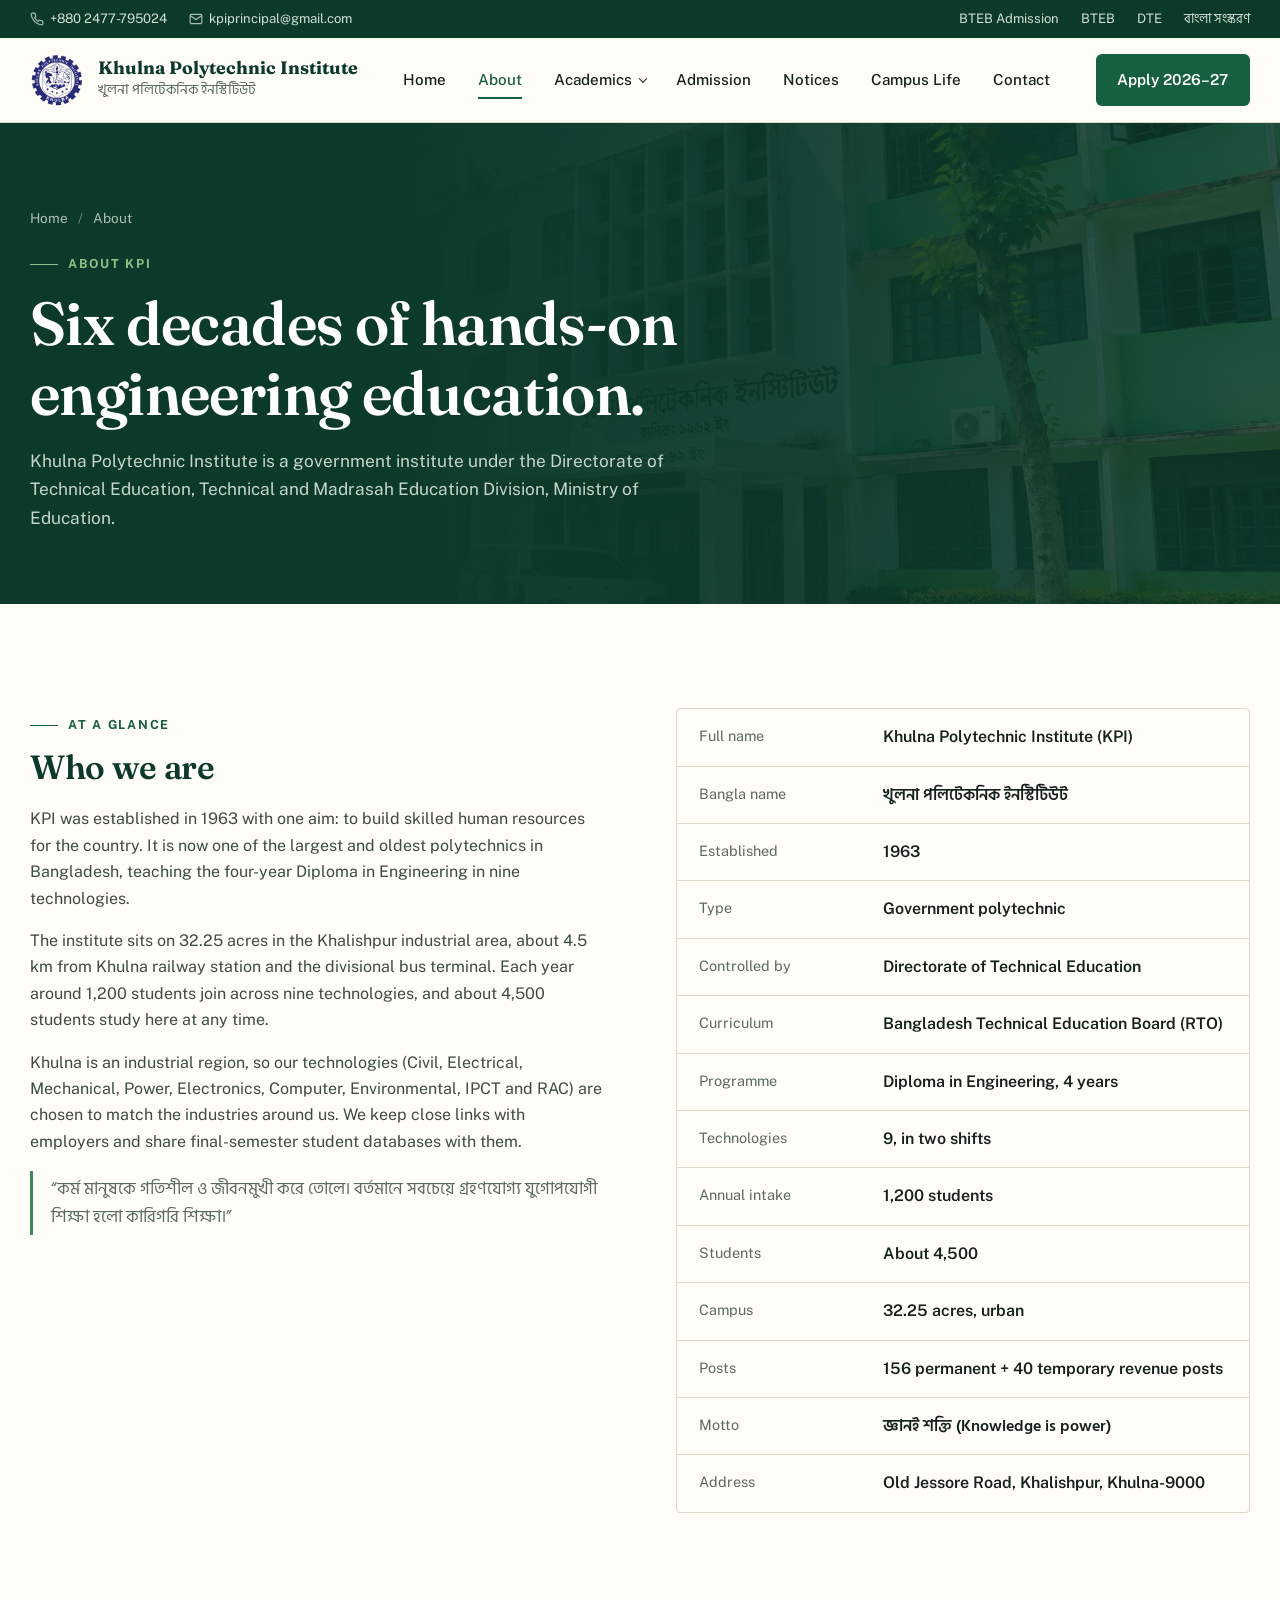
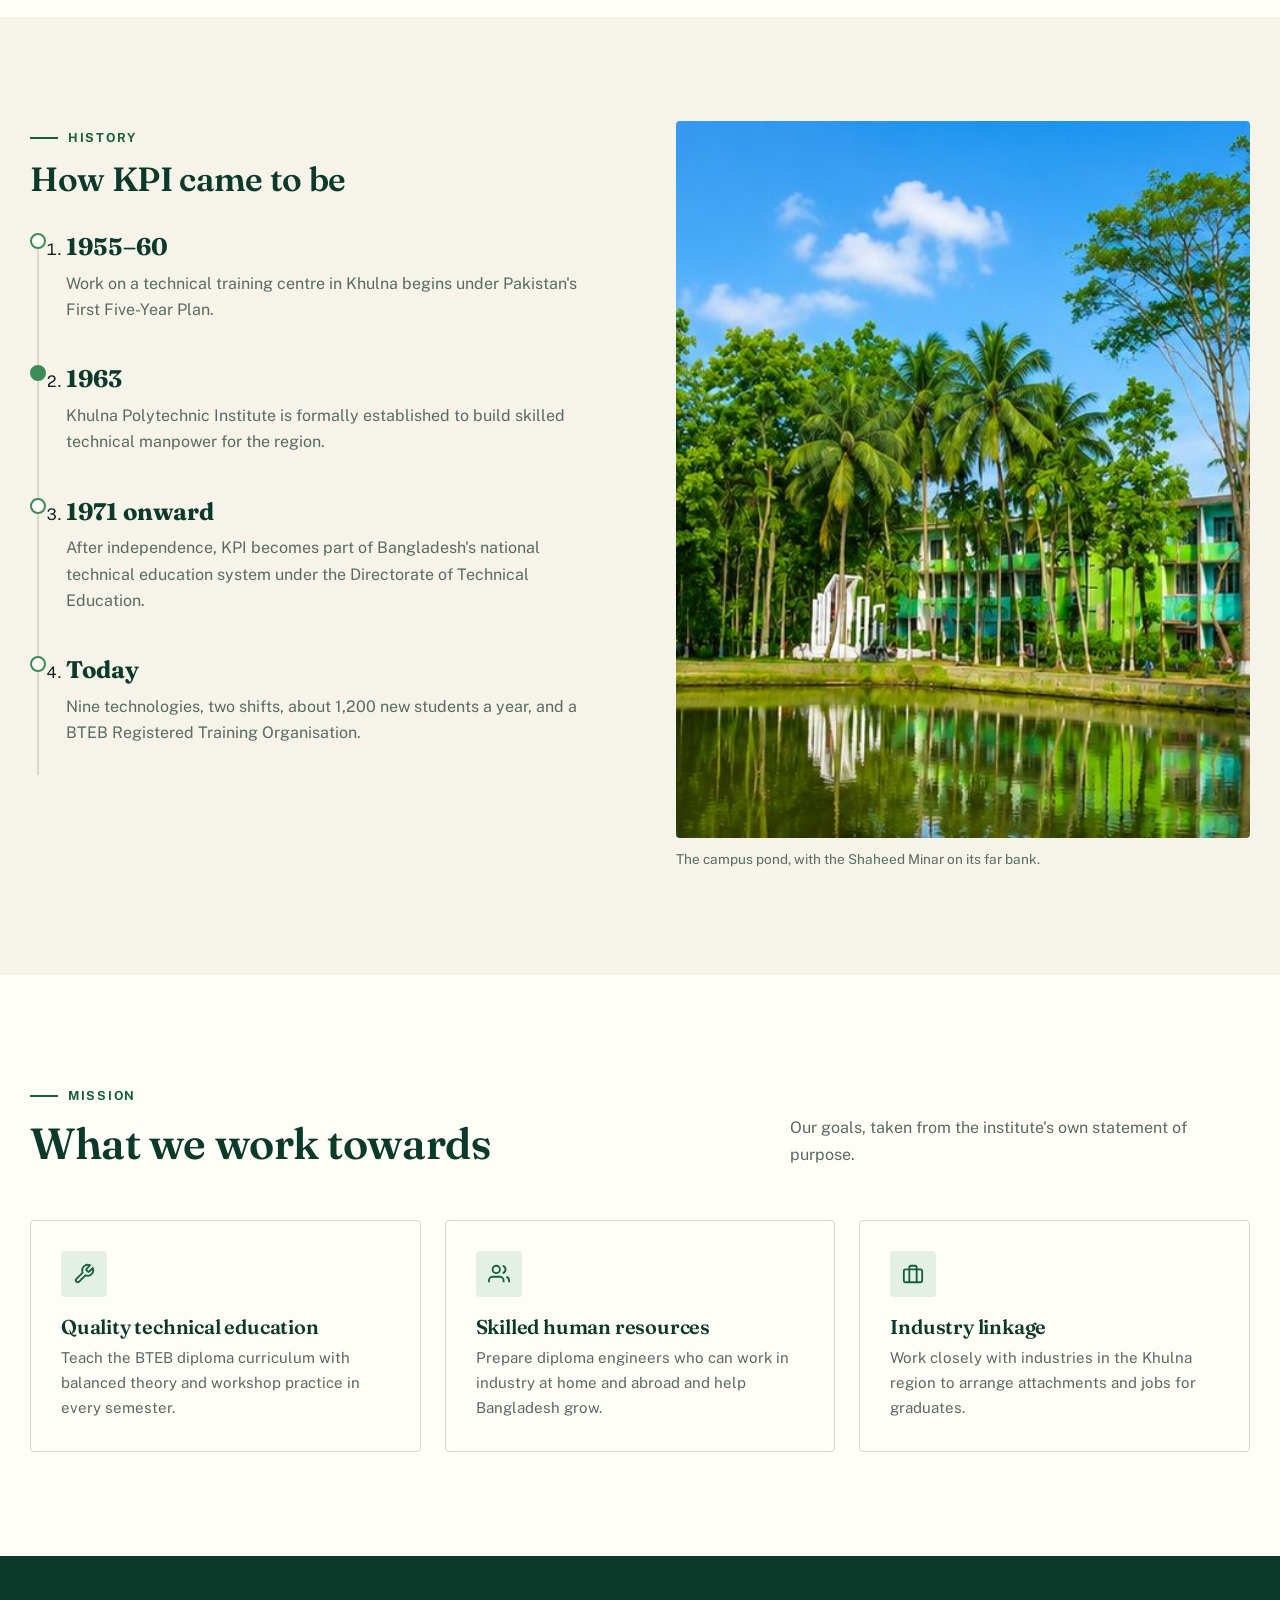
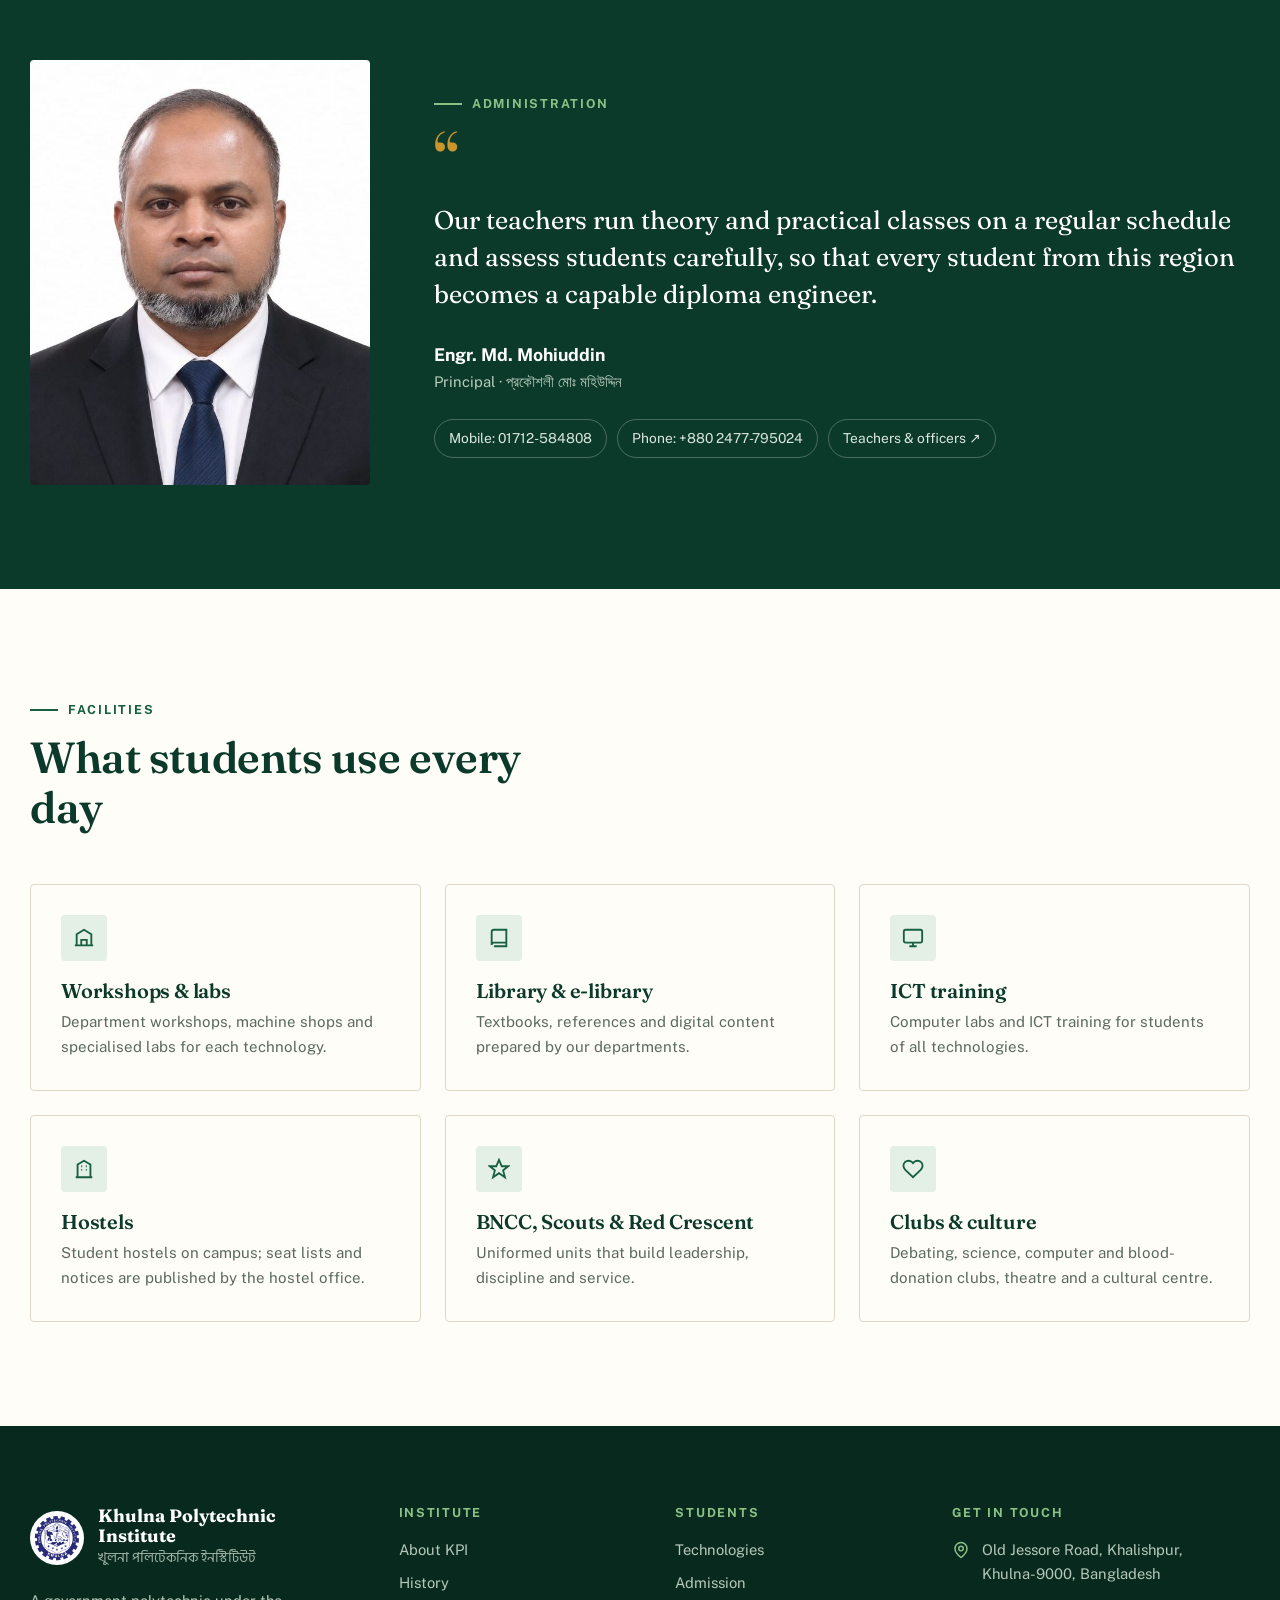
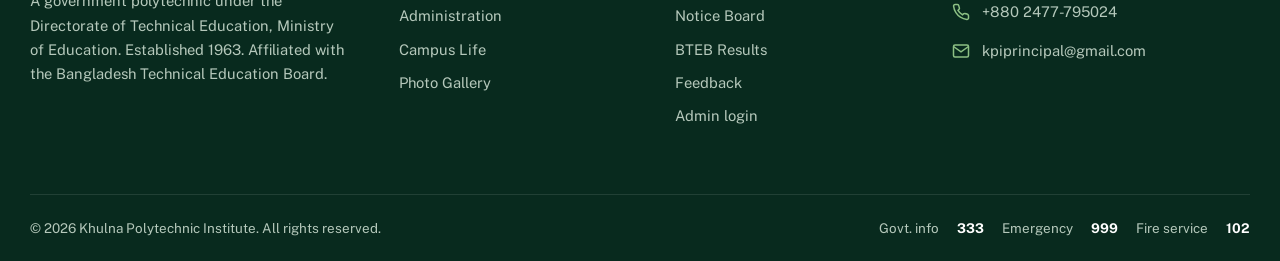
<file: about.html>
<!DOCTYPE html>
<html lang="en">
<head>
  <meta charset="UTF-8">
  <meta name="viewport" content="width=device-width, initial-scale=1.0">
  <title>About — Khulna Polytechnic Institute</title>
  <meta name="description" content="History, facts and administration of Khulna Polytechnic Institute, established in 1963 in Khalishpur, Khulna.">
  <meta name="theme-color" content="#0c3a2a">
  <link rel="icon" href="assets/img/kpi-logo.png">
  <link rel="preconnect" href="https://fonts.googleapis.com">
  <link rel="preconnect" href="https://fonts.gstatic.com" crossorigin>
  <link href="https://fonts.googleapis.com/css2?family=Fraunces:ital,opsz,wght@0,9..144,400;0,9..144,500;0,9..144,600;1,9..144,400&family=Hind+Siliguri:wght@400;500;600&family=Public+Sans:wght@400;500;600;700&display=swap" rel="stylesheet">
  <link rel="stylesheet" href="assets/css/style.css">
</head>
<body data-page="about">
<a class="skip" href="#main">Skip to content</a>

<div class="utility">
  <div class="wrap">
    <div class="contact-mini">
      <span><svg viewBox="0 0 24 24" fill="none" stroke="currentColor" stroke-width="2"><path d="M22 16.9v3a2 2 0 0 1-2.2 2 19.8 19.8 0 0 1-8.6-3.1 19.5 19.5 0 0 1-6-6A19.8 19.8 0 0 1 2.1 4.2 2 2 0 0 1 4.1 2h3a2 2 0 0 1 2 1.7c.1.9.4 1.8.7 2.7a2 2 0 0 1-.5 2.1L8 9.8a16 16 0 0 0 6 6l1.3-1.3a2 2 0 0 1 2.1-.4c.9.3 1.8.6 2.7.7a2 2 0 0 1 1.7 2z"/></svg>+880 2477-795024</span>
      <span><svg viewBox="0 0 24 24" fill="none" stroke="currentColor" stroke-width="2"><rect x="2" y="4" width="20" height="16" rx="2"/><path d="m22 6-10 7L2 6"/></svg>kpiprincipal@gmail.com</span>
    </div>
    <ul>
      <li><a href="https://btebadmission.gov.bd" target="_blank" rel="noopener">BTEB Admission</a></li>
      <li><a href="https://www.bteb.gov.bd" target="_blank" rel="noopener">BTEB</a></li>
      <li><a href="https://techedu.gov.bd" target="_blank" rel="noopener">DTE</a></li>
      <li><a href="https://khulna.polytech.gov.bd" target="_blank" rel="noopener" class="bn">বাংলা সংস্করণ</a></li>
    </ul>
  </div>
</div>

<header class="site-header">
  <div class="wrap">
    <a class="brand" href="index.html" aria-label="Khulna Polytechnic Institute — Home">
      <img src="assets/img/kpi-logo.png" alt="Khulna Polytechnic Institute logo" width="54" height="54">
      <span class="brand-text">
        <strong>Khulna Polytechnic Institute</strong>
        <small>খুলনা পলিটেকনিক ইনস্টিটিউট</small>
      </span>
    </a>

    <nav aria-label="Main">
      <ul class="nav" id="main-nav">
        <li><a href="index.html" data-page="home">Home</a></li>
        <li><a href="about.html" data-page="about" class="active" aria-current="page">About</a></li>
        <li class="has-drop">
          <a href="departments.html" data-page="departments">Academics</a>
          <div class="dropdown">
            <a href="departments.html#civil">Civil Technology <span>CT</span></a>
            <a href="departments.html#electrical">Electrical Technology <span>ET</span></a>
            <a href="departments.html#mechanical">Mechanical Technology <span>MT</span></a>
            <a href="departments.html#power">Power Technology <span>PT</span></a>
            <a href="departments.html#electronics">Electronics Technology <span>ENT</span></a>
            <a href="departments.html#computer">Computer Science &amp; Technology <span>CST</span></a>
            <a href="departments.html#environmental">Environmental Technology <span>ENVT</span></a>
            <a href="departments.html#ipct">Instrumentation &amp; Process Control <span>IPCT</span></a>
            <a href="departments.html#rac">Refrigeration &amp; Air Conditioning <span>RAC</span></a>
          </div>
        </li>
        <li><a href="admission.html" data-page="admission">Admission</a></li>
        <li><a href="notices.html" data-page="notices">Notices</a></li>
        <li><a href="index.html#campus-life" data-page="campus">Campus Life</a></li>
        <li><a href="contact.html" data-page="contact">Contact</a></li>
      </ul>
    </nav>

    <div class="header-cta">
      <a class="btn btn-primary" href="admission.html">Apply 2026–27</a>
      <button class="menu-toggle" aria-label="Open menu" aria-expanded="false" aria-controls="main-nav"><span></span></button>
    </div>
  </div>
</header>
<div class="scrim"></div>


<main id="main">
  <section class="page-hero">
    <div class="bg"><img src="assets/img/campus-main.jpg" alt=""></div>
    <div class="wrap">
      <ul class="crumbs"><li><a href="index.html">Home</a></li><li>About</li></ul>
      <span class="eyebrow">About KPI</span>
      <h1 class="reveal">Six decades of hands-on engineering education.</h1>
      <p class="reveal d1">Khulna Polytechnic Institute is a government institute under the Directorate of Technical Education, Technical and Madrasah Education Division, Ministry of Education.</p>
    </div>
  </section>

  <section class="section">
    <div class="wrap two-col">
      <div class="prose">
        <span class="eyebrow reveal">At a glance</span>
        <h2 class="reveal d1">Who we are</h2>
        <p class="reveal d2">KPI was established in 1963 with one aim: to build skilled human resources for the country. It is now one of the largest and oldest polytechnics in Bangladesh, teaching the four-year Diploma in Engineering in nine technologies.</p>
        <p class="reveal d2">The institute sits on 32.25 acres in the Khalishpur industrial area, about 4.5 km from Khulna railway station and the divisional bus terminal. Each year around 1,200 students join across nine technologies, and about 4,500 students study here at any time.</p>
        <p class="reveal d3">Khulna is an industrial region, so our technologies (Civil, Electrical, Mechanical, Power, Electronics, Computer, Environmental, IPCT and RAC) are chosen to match the industries around us. We keep close links with employers and share final-semester student databases with them.</p>
        <p class="bn-quote reveal d3">“কর্ম মানুষকে গতিশীল ও জীবনমুখী করে তোলে। বর্তমানে সবচেয়ে গ্রহণযোগ্য যুগোপযোগী শিক্ষা হলো কারিগরি শিক্ষা।”</p>
      </div>
      <div class="glance reveal d2">
        <dl>
          <div><dt>Full name</dt><dd>Khulna Polytechnic Institute (KPI)</dd></div>
          <div><dt>Bangla name</dt><dd class="bn">খুলনা পলিটেকনিক ইনস্টিটিউট</dd></div>
          <div><dt>Established</dt><dd>1963</dd></div>
          <div><dt>Type</dt><dd>Government polytechnic</dd></div>
          <div><dt>Controlled by</dt><dd>Directorate of Technical Education</dd></div>
          <div><dt>Curriculum</dt><dd>Bangladesh Technical Education Board (RTO)</dd></div>
          <div><dt>Programme</dt><dd>Diploma in Engineering, 4 years</dd></div>
          <div><dt>Technologies</dt><dd>9, in two shifts</dd></div>
          <div><dt>Annual intake</dt><dd>1,200 students</dd></div>
          <div><dt>Students</dt><dd>About 4,500</dd></div>
          <div><dt>Campus</dt><dd>32.25 acres, urban</dd></div>
          <div><dt>Posts</dt><dd>156 permanent + 40 temporary revenue posts</dd></div>
          <div><dt>Motto</dt><dd class="bn">জ্ঞানই শক্তি (Knowledge is power)</dd></div>
          <div><dt>Address</dt><dd>Old Jessore Road, Khalishpur, Khulna-9000</dd></div>
        </dl>
      </div>
    </div>
  </section>

  <section class="section alt" id="history">
    <div class="wrap two-col">
      <div>
        <span class="eyebrow reveal">History</span>
        <h2 class="reveal d1" style="font-size: 2.1rem; color: var(--forest); margin: 12px 0 28px">How KPI came to be</h2>
        <ol class="timeline">
          <li class="reveal"><b>1955–60</b><p>Work on a technical training centre in Khulna begins under Pakistan's First Five-Year Plan.</p></li>
          <li class="reveal d1 on"><b>1963</b><p>Khulna Polytechnic Institute is formally established to build skilled technical manpower for the region.</p></li>
          <li class="reveal d2"><b>1971 onward</b><p>After independence, KPI becomes part of Bangladesh's national technical education system under the Directorate of Technical Education.</p></li>
          <li class="reveal d3"><b>Today</b><p>Nine technologies, two shifts, about 1,200 new students a year, and a BTEB Registered Training Organisation.</p></li>
        </ol>
      </div>
      <figure class="reveal d2" style="margin: 0">
        <img src="assets/img/campus-pond.jpg" alt="Campus pond, palm trees and academic buildings" style="border-radius: 4px; width: 100%; aspect-ratio: 4/5; object-fit: cover" loading="lazy">
        <figcaption style="font-size: .85rem; color: var(--muted); margin-top: 10px">The campus pond, with the Shaheed Minar on its far bank.</figcaption>
      </figure>
    </div>
  </section>

  <section class="section">
    <div class="wrap">
      <div class="section-head">
        <div>
          <span class="eyebrow reveal">Mission</span>
          <h2 class="reveal d1">What we work towards</h2>
        </div>
        <p class="reveal d2">Our goals, taken from the institute's own statement of purpose.</p>
      </div>
      <div class="cards-3">
        <div class="card reveal">
          <div class="ico"><svg viewBox="0 0 24 24" fill="none" stroke="currentColor" stroke-width="2"><path d="M14.7 6.3a1 1 0 0 0 0 1.4l1.6 1.6a1 1 0 0 0 1.4 0l3.8-3.8a6 6 0 0 1-7.9 7.9l-6.9 6.9a2.1 2.1 0 0 1-3-3l6.9-6.9a6 6 0 0 1 7.9-7.9l-3.8 3.8z"/></svg></div>
          <h3>Quality technical education</h3>
          <p>Teach the BTEB diploma curriculum with balanced theory and workshop practice in every semester.</p>
        </div>
        <div class="card reveal d1">
          <div class="ico"><svg viewBox="0 0 24 24" fill="none" stroke="currentColor" stroke-width="2"><path d="M17 21v-2a4 4 0 0 0-4-4H5a4 4 0 0 0-4 4v2"/><circle cx="9" cy="7" r="4"/><path d="M23 21v-2a4 4 0 0 0-3-3.9M16 3.1a4 4 0 0 1 0 7.8"/></svg></div>
          <h3>Skilled human resources</h3>
          <p>Prepare diploma engineers who can work in industry at home and abroad and help Bangladesh grow.</p>
        </div>
        <div class="card reveal d2">
          <div class="ico"><svg viewBox="0 0 24 24" fill="none" stroke="currentColor" stroke-width="2"><rect x="2" y="7" width="20" height="14" rx="2"/><path d="M16 21V5a2 2 0 0 0-2-2h-4a2 2 0 0 0-2 2v16"/></svg></div>
          <h3>Industry linkage</h3>
          <p>Work closely with industries in the Khulna region to arrange attachments and jobs for graduates.</p>
        </div>
      </div>
    </div>
  </section>

  <section class="section dark" id="administration">
    <div class="wrap principal">
      <div class="principal-photo reveal">
        <img src="assets/img/principal.jpg" alt="Engr. Md. Mohiuddin, Principal" loading="lazy">
      </div>
      <div>
        <span class="eyebrow reveal">Administration</span>
        <blockquote class="reveal d1">
          <p>Our teachers run theory and practical classes on a regular schedule and assess students carefully, so that every student from this region becomes a capable diploma engineer.</p>
          <cite><b>Engr. Md. Mohiuddin</b><span>Principal · প্রকৌশলী মোঃ মহিউদ্দিন</span></cite>
        </blockquote>
        <div class="contact-pills reveal d2">
          <span class="pill">Mobile: 01712-584808</span>
          <span class="pill">Phone: +880 2477-795024</span>
          <a class="pill" href="https://khulna.polytech.gov.bd/pages/staff-profiles" target="_blank" rel="noopener">Teachers &amp; officers ↗</a>
        </div>
      </div>
    </div>
  </section>

  <section class="section">
    <div class="wrap">
      <div class="section-head">
        <div>
          <span class="eyebrow reveal">Facilities</span>
          <h2 class="reveal d1">What students use every day</h2>
        </div>
      </div>
      <div class="cards-3">
        <div class="card reveal"><div class="ico"><svg viewBox="0 0 24 24" fill="none" stroke="currentColor" stroke-width="2"><path d="M2 20h20M4 20V8l8-5 8 5v12M9 20v-6h6v6"/></svg></div><h3>Workshops &amp; labs</h3><p>Department workshops, machine shops and specialised labs for each technology.</p></div>
        <div class="card reveal d1"><div class="ico"><svg viewBox="0 0 24 24" fill="none" stroke="currentColor" stroke-width="2"><path d="M4 19.5A2.5 2.5 0 0 1 6.5 17H20V3H6.5A2.5 2.5 0 0 0 4 5.5v14zM20 17v4H6.5"/></svg></div><h3>Library &amp; e-library</h3><p>Textbooks, references and digital content prepared by our departments.</p></div>
        <div class="card reveal d2"><div class="ico"><svg viewBox="0 0 24 24" fill="none" stroke="currentColor" stroke-width="2"><rect x="2" y="3" width="20" height="14" rx="2"/><path d="M8 21h8M12 17v4"/></svg></div><h3>ICT training</h3><p>Computer labs and ICT training for students of all technologies.</p></div>
        <div class="card reveal"><div class="ico"><svg viewBox="0 0 24 24" fill="none" stroke="currentColor" stroke-width="2"><path d="M3 21h18M5 21V7l7-4 7 4v14M9 9h1M14 9h1M9 13h1M14 13h1"/></svg></div><h3>Hostels</h3><p>Student hostels on campus; seat lists and notices are published by the hostel office.</p></div>
        <div class="card reveal d1"><div class="ico"><svg viewBox="0 0 24 24" fill="none" stroke="currentColor" stroke-width="2"><path d="M12 2l3 7h7l-5.5 4.5 2 7.5L12 16.5 5.5 21l2-7.5L2 9h7z"/></svg></div><h3>BNCC, Scouts &amp; Red Crescent</h3><p>Uniformed units that build leadership, discipline and service.</p></div>
        <div class="card reveal d2"><div class="ico"><svg viewBox="0 0 24 24" fill="none" stroke="currentColor" stroke-width="2"><path d="M20.8 4.6a5.5 5.5 0 0 0-7.8 0L12 5.7l-1-1.1a5.5 5.5 0 0 0-7.8 7.8l1 1.1L12 21l7.8-7.5 1-1.1a5.5 5.5 0 0 0 0-7.8z"/></svg></div><h3>Clubs &amp; culture</h3><p>Debating, science, computer and blood-donation clubs, theatre and a cultural centre.</p></div>
      </div>
    </div>
  </section>
</main>

<footer class="site-footer">
  <div class="wrap">
    <div class="footer-top">
      <div>
        <a class="brand" href="index.html">
          <img src="assets/img/kpi-logo.png" alt="" width="54" height="54">
          <span class="brand-text">
            <strong>Khulna Polytechnic Institute</strong>
            <small>খুলনা পলিটেকনিক ইনস্টিটিউট</small>
          </span>
        </a>
        <p class="footer-about">A government polytechnic under the Directorate of Technical Education, Ministry of Education. Established 1963. Affiliated with the Bangladesh Technical Education Board.</p>
      </div>
      <div>
        <h4>Institute</h4>
        <ul class="footer-links">
          <li><a href="about.html">About KPI</a></li>
          <li><a href="about.html#history">History</a></li>
          <li><a href="about.html#administration">Administration</a></li>
          <li><a href="index.html#campus-life">Campus Life</a></li>
          <li><a href="index.html#gallery">Photo Gallery</a></li>
        </ul>
      </div>
      <div>
        <h4>Students</h4>
        <ul class="footer-links">
          <li><a href="departments.html">Technologies</a></li>
          <li><a href="admission.html">Admission</a></li>
          <li><a href="notices.html">Notice Board</a></li>
          <li><a href="https://www.bteb.gov.bd" target="_blank" rel="noopener">BTEB Results</a></li>
          <li><a href="contact.html">Feedback</a></li>
          <li><a href="/admin">Admin login</a></li>
        </ul>
      </div>
      <div>
        <h4>Get in touch</h4>
        <ul class="footer-contact">
          <li><svg viewBox="0 0 24 24" fill="none" stroke="currentColor" stroke-width="2"><path d="M20 10c0 6-8 12-8 12S4 16 4 10a8 8 0 1 1 16 0z"/><circle cx="12" cy="10" r="3"/></svg><span>Old Jessore Road, Khalishpur,<br>Khulna-9000, Bangladesh</span></li>
          <li><svg viewBox="0 0 24 24" fill="none" stroke="currentColor" stroke-width="2"><path d="M22 16.9v3a2 2 0 0 1-2.2 2 19.8 19.8 0 0 1-8.6-3.1 19.5 19.5 0 0 1-6-6A19.8 19.8 0 0 1 2.1 4.2 2 2 0 0 1 4.1 2h3a2 2 0 0 1 2 1.7c.1.9.4 1.8.7 2.7a2 2 0 0 1-.5 2.1L8 9.8a16 16 0 0 0 6 6l1.3-1.3a2 2 0 0 1 2.1-.4c.9.3 1.8.6 2.7.7a2 2 0 0 1 1.7 2z"/></svg><a href="tel:+8802477795024">+880 2477-795024</a></li>
          <li><svg viewBox="0 0 24 24" fill="none" stroke="currentColor" stroke-width="2"><rect x="2" y="4" width="20" height="16" rx="2"/><path d="m22 6-10 7L2 6"/></svg><a href="mailto:kpiprincipal@gmail.com">kpiprincipal@gmail.com</a></li>
        </ul>
      </div>
    </div>
    <div class="footer-bottom">
      <span>© <span data-year>2026</span> Khulna Polytechnic Institute. All rights reserved.</span>
      <span class="hotlines">Govt. info <b>333</b> Emergency <b>999</b> Fire service <b>102</b></span>
    </div>
  </div>
</footer>

<button class="to-top" aria-label="Back to top"><svg viewBox="0 0 24 24" fill="none" stroke="currentColor" stroke-width="2.4"><path d="M12 19V5M5 12l7-7 7 7"/></svg></button>
<script src="assets/js/main.js"></script>

</body>
</html>
</file>
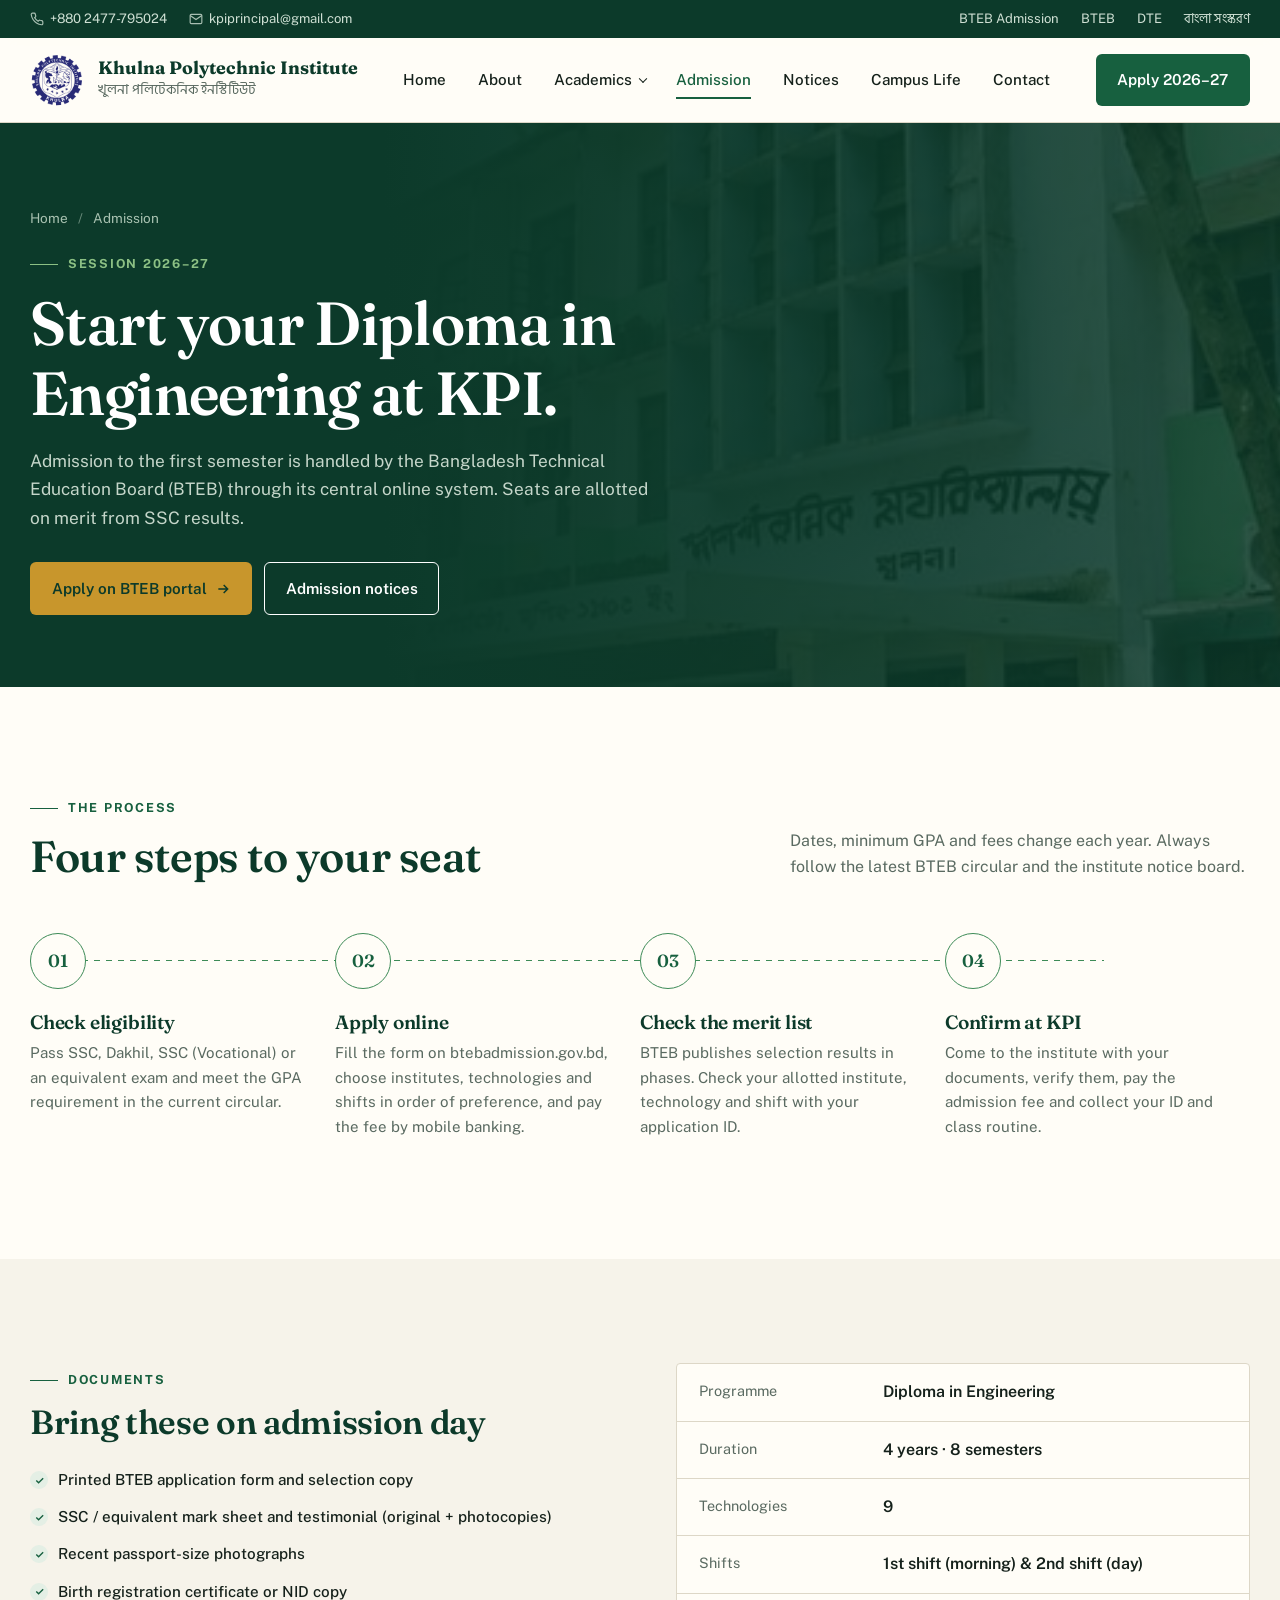
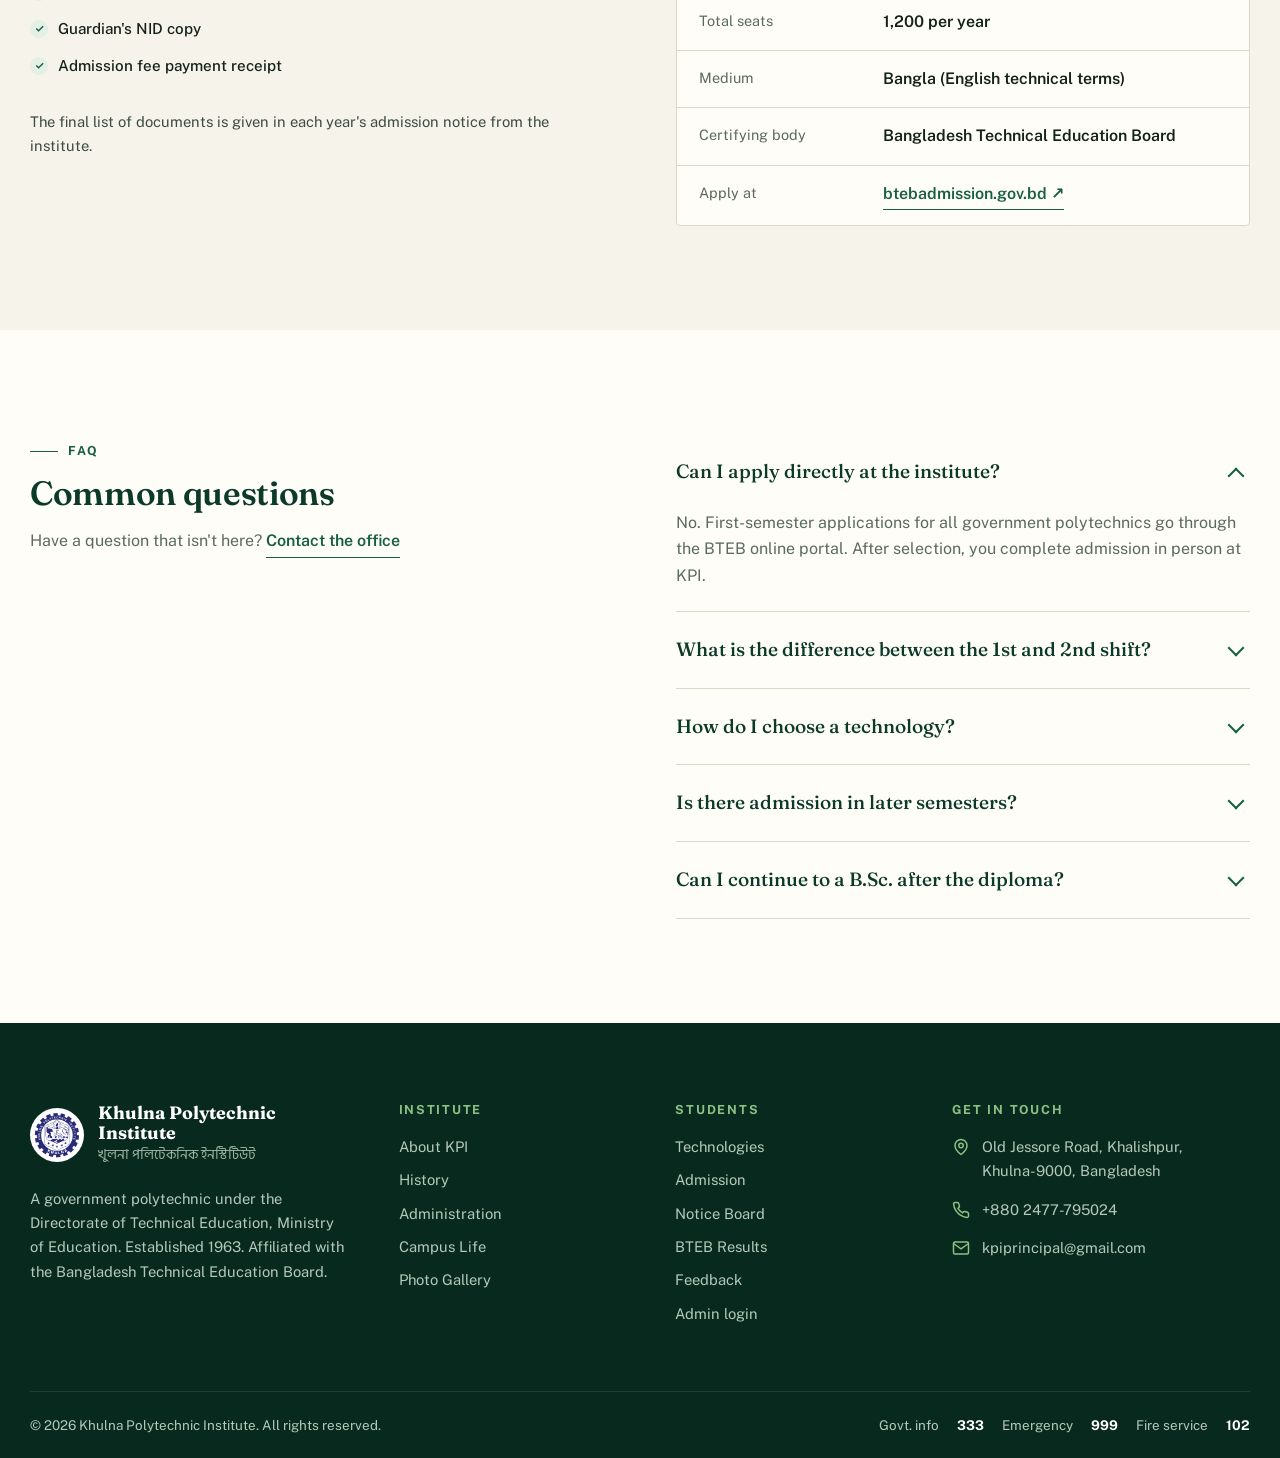
<file: admission.html>
<!DOCTYPE html>
<html lang="en">
<head>
  <meta charset="UTF-8">
  <meta name="viewport" content="width=device-width, initial-scale=1.0">
  <title>Admission — Khulna Polytechnic Institute</title>
  <meta name="description" content="How to get admitted to the Diploma in Engineering at Khulna Polytechnic Institute through the BTEB online admission system.">
  <meta name="theme-color" content="#0c3a2a">
  <link rel="icon" href="assets/img/kpi-logo.png">
  <link rel="preconnect" href="https://fonts.googleapis.com">
  <link rel="preconnect" href="https://fonts.gstatic.com" crossorigin>
  <link href="https://fonts.googleapis.com/css2?family=Fraunces:ital,opsz,wght@0,9..144,400;0,9..144,500;0,9..144,600;1,9..144,400&family=Hind+Siliguri:wght@400;500;600&family=Public+Sans:wght@400;500;600;700&display=swap" rel="stylesheet">
  <link rel="stylesheet" href="assets/css/style.css">
</head>
<body data-page="admission">
<a class="skip" href="#main">Skip to content</a>

<div class="utility">
  <div class="wrap">
    <div class="contact-mini">
      <span><svg viewBox="0 0 24 24" fill="none" stroke="currentColor" stroke-width="2"><path d="M22 16.9v3a2 2 0 0 1-2.2 2 19.8 19.8 0 0 1-8.6-3.1 19.5 19.5 0 0 1-6-6A19.8 19.8 0 0 1 2.1 4.2 2 2 0 0 1 4.1 2h3a2 2 0 0 1 2 1.7c.1.9.4 1.8.7 2.7a2 2 0 0 1-.5 2.1L8 9.8a16 16 0 0 0 6 6l1.3-1.3a2 2 0 0 1 2.1-.4c.9.3 1.8.6 2.7.7a2 2 0 0 1 1.7 2z"/></svg>+880 2477-795024</span>
      <span><svg viewBox="0 0 24 24" fill="none" stroke="currentColor" stroke-width="2"><rect x="2" y="4" width="20" height="16" rx="2"/><path d="m22 6-10 7L2 6"/></svg>kpiprincipal@gmail.com</span>
    </div>
    <ul>
      <li><a href="https://btebadmission.gov.bd" target="_blank" rel="noopener">BTEB Admission</a></li>
      <li><a href="https://www.bteb.gov.bd" target="_blank" rel="noopener">BTEB</a></li>
      <li><a href="https://techedu.gov.bd" target="_blank" rel="noopener">DTE</a></li>
      <li><a href="https://khulna.polytech.gov.bd" target="_blank" rel="noopener" class="bn">বাংলা সংস্করণ</a></li>
    </ul>
  </div>
</div>

<header class="site-header">
  <div class="wrap">
    <a class="brand" href="index.html" aria-label="Khulna Polytechnic Institute — Home">
      <img src="assets/img/kpi-logo.png" alt="Khulna Polytechnic Institute logo" width="54" height="54">
      <span class="brand-text">
        <strong>Khulna Polytechnic Institute</strong>
        <small>খুলনা পলিটেকনিক ইনস্টিটিউট</small>
      </span>
    </a>

    <nav aria-label="Main">
      <ul class="nav" id="main-nav">
        <li><a href="index.html" data-page="home">Home</a></li>
        <li><a href="about.html" data-page="about">About</a></li>
        <li class="has-drop">
          <a href="departments.html" data-page="departments">Academics</a>
          <div class="dropdown">
            <a href="departments.html#civil">Civil Technology <span>CT</span></a>
            <a href="departments.html#electrical">Electrical Technology <span>ET</span></a>
            <a href="departments.html#mechanical">Mechanical Technology <span>MT</span></a>
            <a href="departments.html#power">Power Technology <span>PT</span></a>
            <a href="departments.html#electronics">Electronics Technology <span>ENT</span></a>
            <a href="departments.html#computer">Computer Science &amp; Technology <span>CST</span></a>
            <a href="departments.html#environmental">Environmental Technology <span>ENVT</span></a>
            <a href="departments.html#ipct">Instrumentation &amp; Process Control <span>IPCT</span></a>
            <a href="departments.html#rac">Refrigeration &amp; Air Conditioning <span>RAC</span></a>
          </div>
        </li>
        <li><a href="admission.html" data-page="admission" class="active" aria-current="page">Admission</a></li>
        <li><a href="notices.html" data-page="notices">Notices</a></li>
        <li><a href="index.html#campus-life" data-page="campus">Campus Life</a></li>
        <li><a href="contact.html" data-page="contact">Contact</a></li>
      </ul>
    </nav>

    <div class="header-cta">
      <a class="btn btn-primary" href="admission.html">Apply 2026–27</a>
      <button class="menu-toggle" aria-label="Open menu" aria-expanded="false" aria-controls="main-nav"><span></span></button>
    </div>
  </div>
</header>
<div class="scrim"></div>


<main id="main">
  <section class="page-hero">
    <div class="bg"><img src="assets/img/campus-building.jpg" alt=""></div>
    <div class="wrap">
      <ul class="crumbs"><li><a href="index.html">Home</a></li><li>Admission</li></ul>
      <span class="eyebrow">Session 2026–27</span>
      <h1 class="reveal">Start your Diploma in Engineering at KPI.</h1>
      <p class="reveal d1">Admission to the first semester is handled by the Bangladesh Technical Education Board (BTEB) through its central online system. Seats are allotted on merit from SSC results.</p>
      <div class="hero-actions reveal d2">
        <a class="btn btn-gold" href="https://btebadmission.gov.bd" target="_blank" rel="noopener">Apply on BTEB portal
          <svg viewBox="0 0 24 24" fill="none" stroke="currentColor" stroke-width="2.2"><path d="M5 12h14M13 6l6 6-6 6"/></svg></a>
        <a class="btn btn-ghost light" href="notices.html">Admission notices</a>
      </div>
    </div>
  </section>

  <section class="section">
    <div class="wrap">
      <div class="section-head">
        <div>
          <span class="eyebrow reveal">The process</span>
          <h2 class="reveal d1">Four steps to your seat</h2>
        </div>
        <p class="reveal d2">Dates, minimum GPA and fees change each year. Always follow the latest BTEB circular and the institute notice board.</p>
      </div>
      <div class="steps">
        <div class="step reveal"><h3>Check eligibility</h3><p>Pass SSC, Dakhil, SSC (Vocational) or an equivalent exam and meet the GPA requirement in the current circular.</p></div>
        <div class="step reveal d1"><h3>Apply online</h3><p>Fill the form on btebadmission.gov.bd, choose institutes, technologies and shifts in order of preference, and pay the fee by mobile banking.</p></div>
        <div class="step reveal d2"><h3>Check the merit list</h3><p>BTEB publishes selection results in phases. Check your allotted institute, technology and shift with your application ID.</p></div>
        <div class="step reveal d3"><h3>Confirm at KPI</h3><p>Come to the institute with your documents, verify them, pay the admission fee and collect your ID and class routine.</p></div>
      </div>
    </div>
  </section>

  <section class="section alt">
    <div class="wrap two-col">
      <div class="prose">
        <span class="eyebrow reveal">Documents</span>
        <h2 class="reveal d1">Bring these on admission day</h2>
        <ul class="checks reveal d2" style="grid-template-columns: 1fr">
          <li>Printed BTEB application form and selection copy</li>
          <li>SSC / equivalent mark sheet and testimonial (original + photocopies)</li>
          <li>Recent passport-size photographs</li>
          <li>Birth registration certificate or NID copy</li>
          <li>Guardian's NID copy</li>
          <li>Admission fee payment receipt</li>
        </ul>
        <p class="reveal d3" style="font-size: .92rem">The final list of documents is given in each year's admission notice from the institute.</p>
      </div>
      <div class="glance reveal d2">
        <dl>
          <div><dt>Programme</dt><dd>Diploma in Engineering</dd></div>
          <div><dt>Duration</dt><dd>4 years · 8 semesters</dd></div>
          <div><dt>Technologies</dt><dd>9</dd></div>
          <div><dt>Shifts</dt><dd>1st shift (morning) &amp; 2nd shift (day)</dd></div>
          <div><dt>Total seats</dt><dd>1,200 per year</dd></div>
          <div><dt>Medium</dt><dd>Bangla (English technical terms)</dd></div>
          <div><dt>Certifying body</dt><dd>Bangladesh Technical Education Board</dd></div>
          <div><dt>Apply at</dt><dd><a class="link-arrow" href="https://btebadmission.gov.bd" target="_blank" rel="noopener">btebadmission.gov.bd ↗</a></dd></div>
        </dl>
      </div>
    </div>
  </section>

  <section class="section">
    <div class="wrap two-col">
      <div>
        <span class="eyebrow reveal">FAQ</span>
        <h2 class="reveal d1" style="font-size: 2.1rem; color: var(--forest); margin-top: 12px">Common questions</h2>
        <p class="reveal d2" style="color: var(--muted); margin-top: 16px">Have a question that isn't here? <a class="link-arrow" href="contact.html">Contact the office</a></p>
      </div>
      <div class="faq reveal d1">
        <details open>
          <summary>Can I apply directly at the institute?</summary>
          <div class="ans">No. First-semester applications for all government polytechnics go through the BTEB online portal. After selection, you complete admission in person at KPI.</div>
        </details>
        <details>
          <summary>What is the difference between the 1st and 2nd shift?</summary>
          <div class="ans">The curriculum, teachers and certificate are the same. Only the class timing differs: the 1st shift runs in the morning and the 2nd shift in the day.</div>
        </details>
        <details>
          <summary>How do I choose a technology?</summary>
          <div class="ans">Look at what you enjoy and the job market around you. Civil, Electrical and Mechanical have the most seats. Computer and Electronics suit students who like programming and circuits. You can compare all nine on the <a class="link-arrow" href="departments.html">technologies page</a>.</div>
        </details>
        <details>
          <summary>Is there admission in later semesters?</summary>
          <div class="ans">Readmission and fee notices for continuing students (for example 3rd and 4th semester) are posted on the notice board each term.</div>
        </details>
        <details>
          <summary>Can I continue to a B.Sc. after the diploma?</summary>
          <div class="ans">Yes. Diploma engineers can sit for admission to B.Sc. in Engineering programmes at DUET and other universities that accept diploma holders.</div>
        </details>
      </div>
    </div>
  </section>
</main>

<footer class="site-footer">
  <div class="wrap">
    <div class="footer-top">
      <div>
        <a class="brand" href="index.html">
          <img src="assets/img/kpi-logo.png" alt="" width="54" height="54">
          <span class="brand-text">
            <strong>Khulna Polytechnic Institute</strong>
            <small>খুলনা পলিটেকনিক ইনস্টিটিউট</small>
          </span>
        </a>
        <p class="footer-about">A government polytechnic under the Directorate of Technical Education, Ministry of Education. Established 1963. Affiliated with the Bangladesh Technical Education Board.</p>
      </div>
      <div>
        <h4>Institute</h4>
        <ul class="footer-links">
          <li><a href="about.html">About KPI</a></li>
          <li><a href="about.html#history">History</a></li>
          <li><a href="about.html#administration">Administration</a></li>
          <li><a href="index.html#campus-life">Campus Life</a></li>
          <li><a href="index.html#gallery">Photo Gallery</a></li>
        </ul>
      </div>
      <div>
        <h4>Students</h4>
        <ul class="footer-links">
          <li><a href="departments.html">Technologies</a></li>
          <li><a href="admission.html">Admission</a></li>
          <li><a href="notices.html">Notice Board</a></li>
          <li><a href="https://www.bteb.gov.bd" target="_blank" rel="noopener">BTEB Results</a></li>
          <li><a href="contact.html">Feedback</a></li>
          <li><a href="/admin">Admin login</a></li>
        </ul>
      </div>
      <div>
        <h4>Get in touch</h4>
        <ul class="footer-contact">
          <li><svg viewBox="0 0 24 24" fill="none" stroke="currentColor" stroke-width="2"><path d="M20 10c0 6-8 12-8 12S4 16 4 10a8 8 0 1 1 16 0z"/><circle cx="12" cy="10" r="3"/></svg><span>Old Jessore Road, Khalishpur,<br>Khulna-9000, Bangladesh</span></li>
          <li><svg viewBox="0 0 24 24" fill="none" stroke="currentColor" stroke-width="2"><path d="M22 16.9v3a2 2 0 0 1-2.2 2 19.8 19.8 0 0 1-8.6-3.1 19.5 19.5 0 0 1-6-6A19.8 19.8 0 0 1 2.1 4.2 2 2 0 0 1 4.1 2h3a2 2 0 0 1 2 1.7c.1.9.4 1.8.7 2.7a2 2 0 0 1-.5 2.1L8 9.8a16 16 0 0 0 6 6l1.3-1.3a2 2 0 0 1 2.1-.4c.9.3 1.8.6 2.7.7a2 2 0 0 1 1.7 2z"/></svg><a href="tel:+8802477795024">+880 2477-795024</a></li>
          <li><svg viewBox="0 0 24 24" fill="none" stroke="currentColor" stroke-width="2"><rect x="2" y="4" width="20" height="16" rx="2"/><path d="m22 6-10 7L2 6"/></svg><a href="mailto:kpiprincipal@gmail.com">kpiprincipal@gmail.com</a></li>
        </ul>
      </div>
    </div>
    <div class="footer-bottom">
      <span>© <span data-year>2026</span> Khulna Polytechnic Institute. All rights reserved.</span>
      <span class="hotlines">Govt. info <b>333</b> Emergency <b>999</b> Fire service <b>102</b></span>
    </div>
  </div>
</footer>

<button class="to-top" aria-label="Back to top"><svg viewBox="0 0 24 24" fill="none" stroke="currentColor" stroke-width="2.4"><path d="M12 19V5M5 12l7-7 7 7"/></svg></button>
<script src="assets/js/main.js"></script>

</body>
</html>
</file>
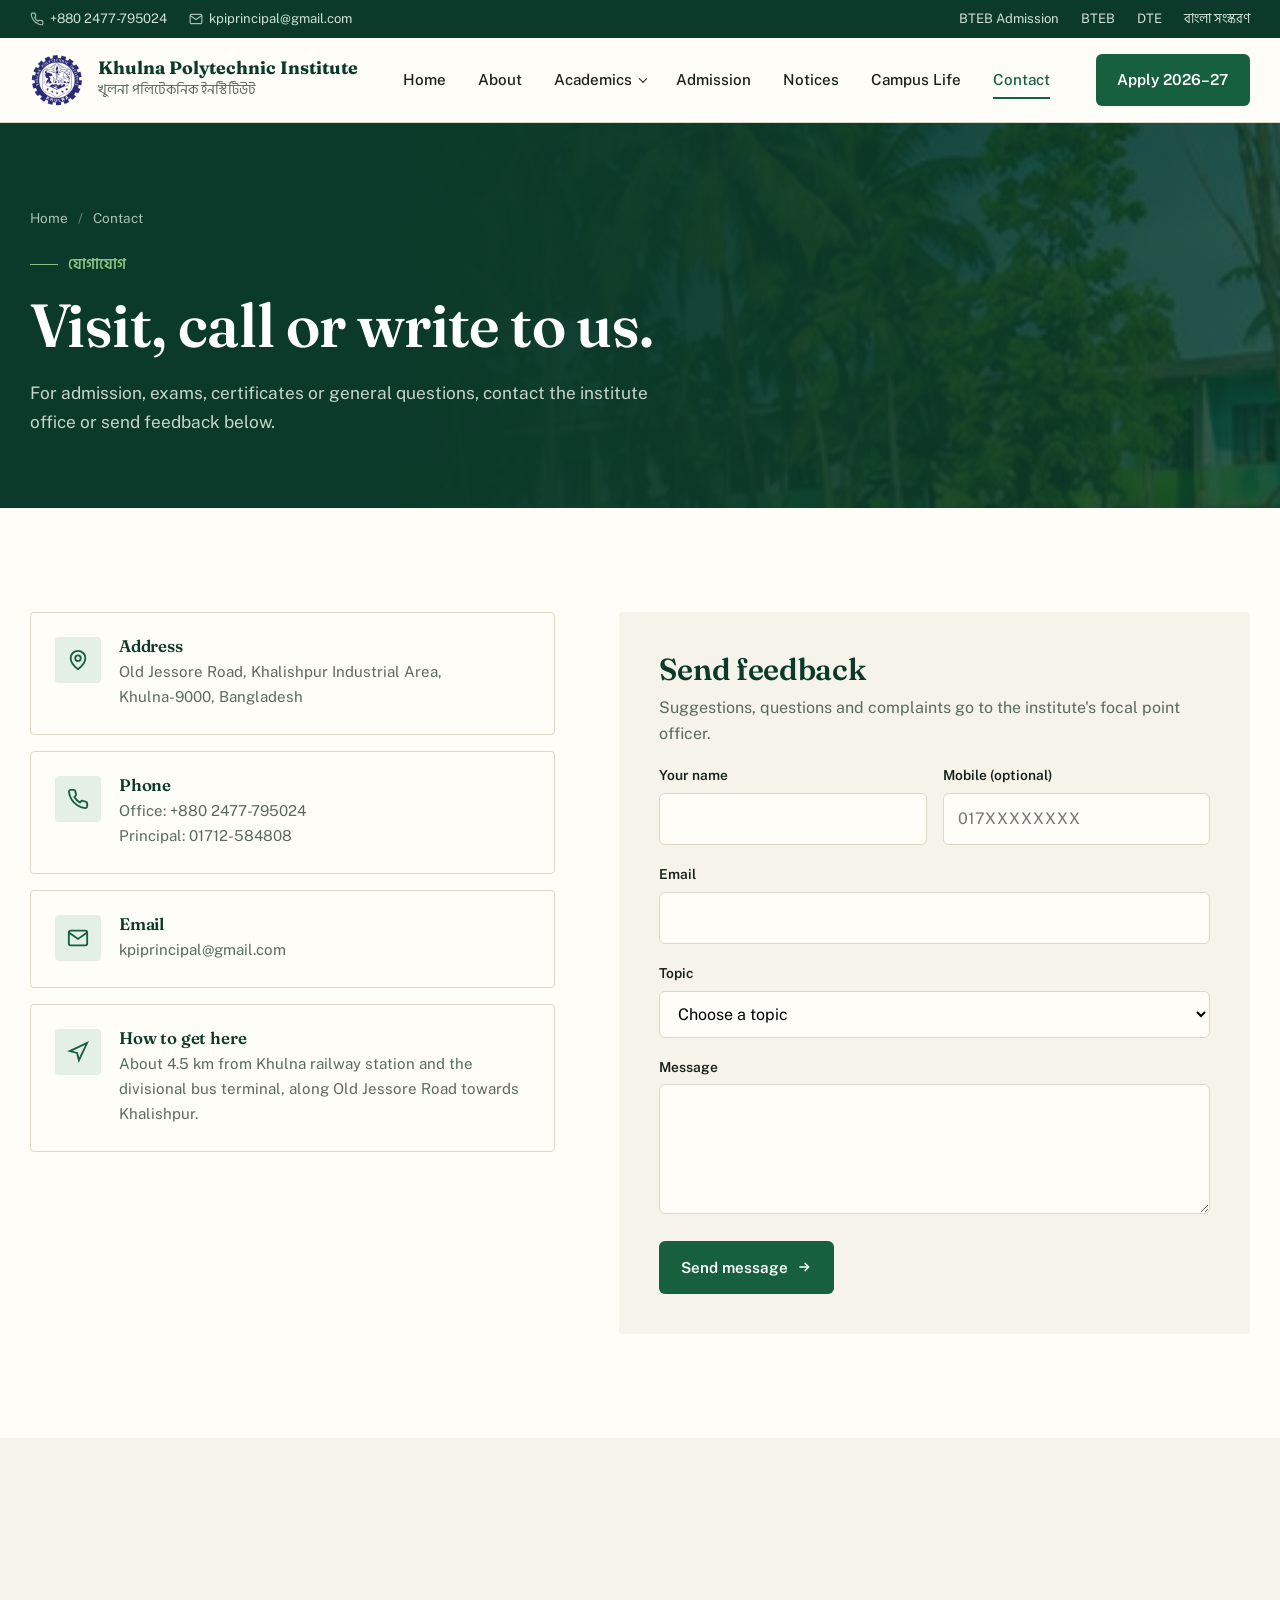
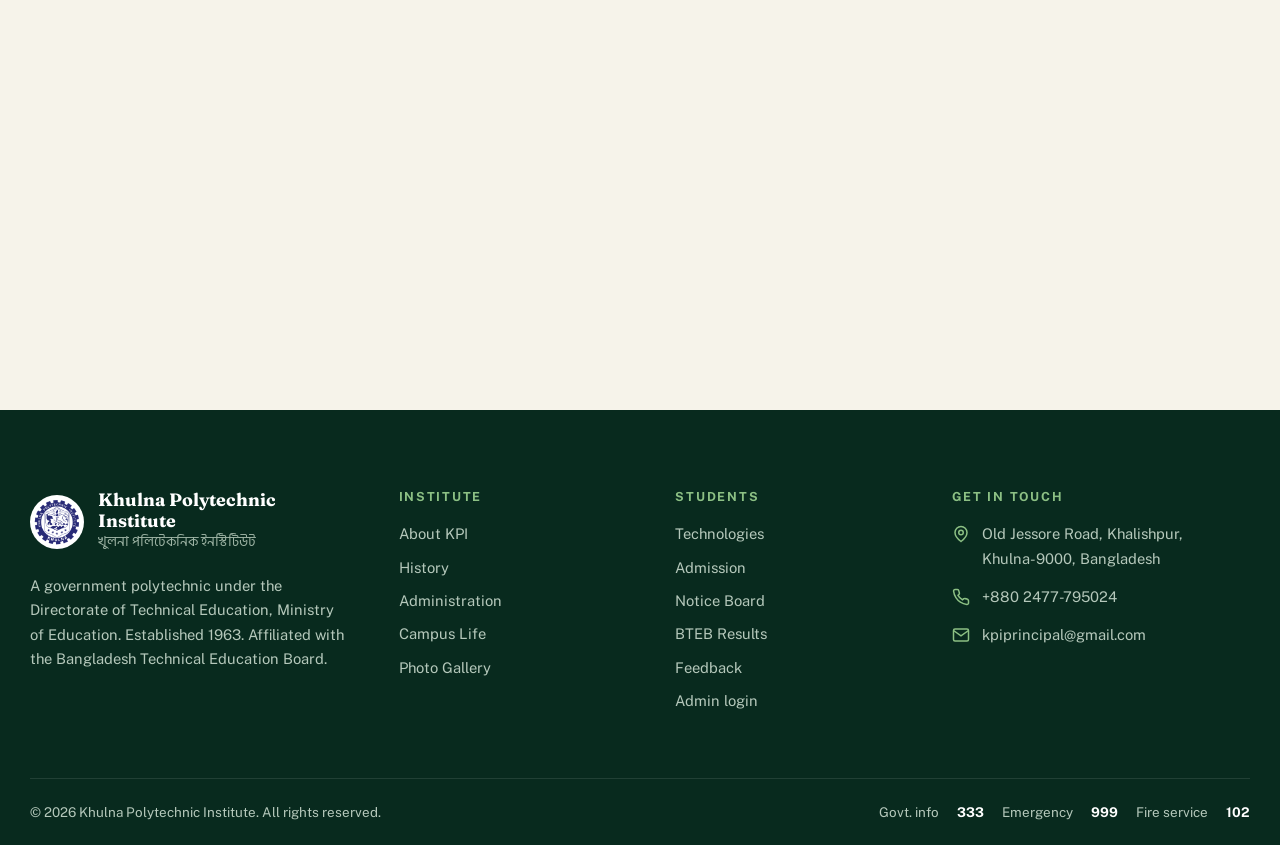
<file: contact.html>
<!DOCTYPE html>
<html lang="en">
<head>
  <meta charset="UTF-8">
  <meta name="viewport" content="width=device-width, initial-scale=1.0">
  <title>Contact — Khulna Polytechnic Institute</title>
  <meta name="description" content="Address, phone, email and map for Khulna Polytechnic Institute, Old Jessore Road, Khalishpur, Khulna-9000.">
  <meta name="theme-color" content="#0c3a2a">
  <link rel="icon" href="assets/img/kpi-logo.png">
  <link rel="preconnect" href="https://fonts.googleapis.com">
  <link rel="preconnect" href="https://fonts.gstatic.com" crossorigin>
  <link href="https://fonts.googleapis.com/css2?family=Fraunces:ital,opsz,wght@0,9..144,400;0,9..144,500;0,9..144,600;1,9..144,400&family=Hind+Siliguri:wght@400;500;600&family=Public+Sans:wght@400;500;600;700&display=swap" rel="stylesheet">
  <link rel="stylesheet" href="assets/css/style.css">
</head>
<body data-page="contact">
<a class="skip" href="#main">Skip to content</a>

<div class="utility">
  <div class="wrap">
    <div class="contact-mini">
      <span><svg viewBox="0 0 24 24" fill="none" stroke="currentColor" stroke-width="2"><path d="M22 16.9v3a2 2 0 0 1-2.2 2 19.8 19.8 0 0 1-8.6-3.1 19.5 19.5 0 0 1-6-6A19.8 19.8 0 0 1 2.1 4.2 2 2 0 0 1 4.1 2h3a2 2 0 0 1 2 1.7c.1.9.4 1.8.7 2.7a2 2 0 0 1-.5 2.1L8 9.8a16 16 0 0 0 6 6l1.3-1.3a2 2 0 0 1 2.1-.4c.9.3 1.8.6 2.7.7a2 2 0 0 1 1.7 2z"/></svg>+880 2477-795024</span>
      <span><svg viewBox="0 0 24 24" fill="none" stroke="currentColor" stroke-width="2"><rect x="2" y="4" width="20" height="16" rx="2"/><path d="m22 6-10 7L2 6"/></svg>kpiprincipal@gmail.com</span>
    </div>
    <ul>
      <li><a href="https://btebadmission.gov.bd" target="_blank" rel="noopener">BTEB Admission</a></li>
      <li><a href="https://www.bteb.gov.bd" target="_blank" rel="noopener">BTEB</a></li>
      <li><a href="https://techedu.gov.bd" target="_blank" rel="noopener">DTE</a></li>
      <li><a href="https://khulna.polytech.gov.bd" target="_blank" rel="noopener" class="bn">বাংলা সংস্করণ</a></li>
    </ul>
  </div>
</div>

<header class="site-header">
  <div class="wrap">
    <a class="brand" href="index.html" aria-label="Khulna Polytechnic Institute — Home">
      <img src="assets/img/kpi-logo.png" alt="Khulna Polytechnic Institute logo" width="54" height="54">
      <span class="brand-text">
        <strong>Khulna Polytechnic Institute</strong>
        <small>খুলনা পলিটেকনিক ইনস্টিটিউট</small>
      </span>
    </a>

    <nav aria-label="Main">
      <ul class="nav" id="main-nav">
        <li><a href="index.html" data-page="home">Home</a></li>
        <li><a href="about.html" data-page="about">About</a></li>
        <li class="has-drop">
          <a href="departments.html" data-page="departments">Academics</a>
          <div class="dropdown">
            <a href="departments.html#civil">Civil Technology <span>CT</span></a>
            <a href="departments.html#electrical">Electrical Technology <span>ET</span></a>
            <a href="departments.html#mechanical">Mechanical Technology <span>MT</span></a>
            <a href="departments.html#power">Power Technology <span>PT</span></a>
            <a href="departments.html#electronics">Electronics Technology <span>ENT</span></a>
            <a href="departments.html#computer">Computer Science &amp; Technology <span>CST</span></a>
            <a href="departments.html#environmental">Environmental Technology <span>ENVT</span></a>
            <a href="departments.html#ipct">Instrumentation &amp; Process Control <span>IPCT</span></a>
            <a href="departments.html#rac">Refrigeration &amp; Air Conditioning <span>RAC</span></a>
          </div>
        </li>
        <li><a href="admission.html" data-page="admission">Admission</a></li>
        <li><a href="notices.html" data-page="notices">Notices</a></li>
        <li><a href="index.html#campus-life" data-page="campus">Campus Life</a></li>
        <li><a href="contact.html" data-page="contact" class="active" aria-current="page">Contact</a></li>
      </ul>
    </nav>

    <div class="header-cta">
      <a class="btn btn-primary" href="admission.html">Apply 2026–27</a>
      <button class="menu-toggle" aria-label="Open menu" aria-expanded="false" aria-controls="main-nav"><span></span></button>
    </div>
  </div>
</header>
<div class="scrim"></div>


<main id="main">
  <section class="page-hero">
    <div class="bg"><img src="assets/img/campus-pond.jpg" alt=""></div>
    <div class="wrap">
      <ul class="crumbs"><li><a href="index.html">Home</a></li><li>Contact</li></ul>
      <span class="eyebrow bn">যোগাযোগ</span>
      <h1 class="reveal">Visit, call or write to us.</h1>
      <p class="reveal d1">For admission, exams, certificates or general questions, contact the institute office or send feedback below.</p>
    </div>
  </section>

  <section class="section">
    <div class="wrap contact-grid">
      <div class="contact-cards">
        <div class="card reveal">
          <div class="ico"><svg viewBox="0 0 24 24" fill="none" stroke="currentColor" stroke-width="2"><path d="M20 10c0 6-8 12-8 12S4 16 4 10a8 8 0 1 1 16 0z"/><circle cx="12" cy="10" r="3"/></svg></div>
          <div><h3>Address</h3><p>Old Jessore Road, Khalishpur Industrial Area,<br>Khulna-9000, Bangladesh</p></div>
        </div>
        <div class="card reveal d1">
          <div class="ico"><svg viewBox="0 0 24 24" fill="none" stroke="currentColor" stroke-width="2"><path d="M22 16.9v3a2 2 0 0 1-2.2 2 19.8 19.8 0 0 1-8.6-3.1 19.5 19.5 0 0 1-6-6A19.8 19.8 0 0 1 2.1 4.2 2 2 0 0 1 4.1 2h3a2 2 0 0 1 2 1.7c.1.9.4 1.8.7 2.7a2 2 0 0 1-.5 2.1L8 9.8a16 16 0 0 0 6 6l1.3-1.3a2 2 0 0 1 2.1-.4c.9.3 1.8.6 2.7.7a2 2 0 0 1 1.7 2z"/></svg></div>
          <div><h3>Phone</h3><p>Office: <a href="tel:+8802477795024">+880 2477-795024</a><br>Principal: <a href="tel:+8801712584808">01712-584808</a></p></div>
        </div>
        <div class="card reveal d2">
          <div class="ico"><svg viewBox="0 0 24 24" fill="none" stroke="currentColor" stroke-width="2"><rect x="2" y="4" width="20" height="16" rx="2"/><path d="m22 6-10 7L2 6"/></svg></div>
          <div><h3>Email</h3><p><a href="mailto:kpiprincipal@gmail.com">kpiprincipal@gmail.com</a></p></div>
        </div>
        <div class="card reveal d3">
          <div class="ico"><svg viewBox="0 0 24 24" fill="none" stroke="currentColor" stroke-width="2"><path d="M3 11l19-9-9 19-2-8-8-2z"/></svg></div>
          <div><h3>How to get here</h3><p>About 4.5 km from Khulna railway station and the divisional bus terminal, along Old Jessore Road towards Khalishpur.</p></div>
        </div>
      </div>

      <form class="form reveal d1" id="contact-form" novalidate>
        <h2>Send feedback</h2>
        <p>Suggestions, questions and complaints go to the institute's focal point officer.</p>
        <div class="field-row">
          <div class="field">
            <label for="f-name">Your name</label>
            <input id="f-name" name="name" type="text" autocomplete="name" maxlength="120" required>
            <span class="err">Please enter your name.</span>
          </div>
          <div class="field">
            <label for="f-phone">Mobile (optional)</label>
            <input id="f-phone" name="phone" type="tel" placeholder="017XXXXXXXX" autocomplete="tel" maxlength="30">
            <span class="err">Enter a valid Bangladeshi mobile number.</span>
          </div>
        </div>
        <div class="field">
          <label for="f-email">Email</label>
          <input id="f-email" name="email" type="email" autocomplete="email" maxlength="254" required>
          <span class="err">Enter a valid email address.</span>
        </div>
        <div class="field">
          <label for="f-topic">Topic</label>
          <select id="f-topic" name="topic">
            <option value="">Choose a topic</option>
            <option>Admission</option>
            <option>Examination &amp; results</option>
            <option>Certificates &amp; documents</option>
            <option>Suggestion</option>
            <option>Complaint</option>
          </select>
          <span class="err">Please choose a topic.</span>
        </div>
        <div class="field">
          <label for="f-msg">Message</label>
          <textarea id="f-msg" name="message" minlength="20" maxlength="5000" required></textarea>
          <span class="err">Message must be at least 20 characters.</span>
        </div>
        <button class="btn btn-primary" type="submit">Send message
          <svg viewBox="0 0 24 24" fill="none" stroke="currentColor" stroke-width="2.2"><path d="M5 12h14M13 6l6 6-6 6"/></svg></button>
        <div class="form-ok" role="status">Thank you. Your message has been recorded and the office will get back to you.</div>
      </form>
    </div>
  </section>

  <section class="section alt tight">
    <div class="wrap">
      <iframe class="map reveal" title="Map of Khulna Polytechnic Institute" loading="lazy" referrerpolicy="no-referrer-when-downgrade"
        src="https://www.google.com/maps?q=Khulna+Polytechnic+Institute,+Khalishpur,+Khulna&ll=22.8452,89.5429&z=16&output=embed"></iframe>
    </div>
  </section>
</main>

<footer class="site-footer">
  <div class="wrap">
    <div class="footer-top">
      <div>
        <a class="brand" href="index.html">
          <img src="assets/img/kpi-logo.png" alt="" width="54" height="54">
          <span class="brand-text">
            <strong>Khulna Polytechnic Institute</strong>
            <small>খুলনা পলিটেকনিক ইনস্টিটিউট</small>
          </span>
        </a>
        <p class="footer-about">A government polytechnic under the Directorate of Technical Education, Ministry of Education. Established 1963. Affiliated with the Bangladesh Technical Education Board.</p>
      </div>
      <div>
        <h4>Institute</h4>
        <ul class="footer-links">
          <li><a href="about.html">About KPI</a></li>
          <li><a href="about.html#history">History</a></li>
          <li><a href="about.html#administration">Administration</a></li>
          <li><a href="index.html#campus-life">Campus Life</a></li>
          <li><a href="index.html#gallery">Photo Gallery</a></li>
        </ul>
      </div>
      <div>
        <h4>Students</h4>
        <ul class="footer-links">
          <li><a href="departments.html">Technologies</a></li>
          <li><a href="admission.html">Admission</a></li>
          <li><a href="notices.html">Notice Board</a></li>
          <li><a href="https://www.bteb.gov.bd" target="_blank" rel="noopener">BTEB Results</a></li>
          <li><a href="contact.html">Feedback</a></li>
          <li><a href="/admin">Admin login</a></li>
        </ul>
      </div>
      <div>
        <h4>Get in touch</h4>
        <ul class="footer-contact">
          <li><svg viewBox="0 0 24 24" fill="none" stroke="currentColor" stroke-width="2"><path d="M20 10c0 6-8 12-8 12S4 16 4 10a8 8 0 1 1 16 0z"/><circle cx="12" cy="10" r="3"/></svg><span>Old Jessore Road, Khalishpur,<br>Khulna-9000, Bangladesh</span></li>
          <li><svg viewBox="0 0 24 24" fill="none" stroke="currentColor" stroke-width="2"><path d="M22 16.9v3a2 2 0 0 1-2.2 2 19.8 19.8 0 0 1-8.6-3.1 19.5 19.5 0 0 1-6-6A19.8 19.8 0 0 1 2.1 4.2 2 2 0 0 1 4.1 2h3a2 2 0 0 1 2 1.7c.1.9.4 1.8.7 2.7a2 2 0 0 1-.5 2.1L8 9.8a16 16 0 0 0 6 6l1.3-1.3a2 2 0 0 1 2.1-.4c.9.3 1.8.6 2.7.7a2 2 0 0 1 1.7 2z"/></svg><a href="tel:+8802477795024">+880 2477-795024</a></li>
          <li><svg viewBox="0 0 24 24" fill="none" stroke="currentColor" stroke-width="2"><rect x="2" y="4" width="20" height="16" rx="2"/><path d="m22 6-10 7L2 6"/></svg><a href="mailto:kpiprincipal@gmail.com">kpiprincipal@gmail.com</a></li>
        </ul>
      </div>
    </div>
    <div class="footer-bottom">
      <span>© <span data-year>2026</span> Khulna Polytechnic Institute. All rights reserved.</span>
      <span class="hotlines">Govt. info <b>333</b> Emergency <b>999</b> Fire service <b>102</b></span>
    </div>
  </div>
</footer>

<button class="to-top" aria-label="Back to top"><svg viewBox="0 0 24 24" fill="none" stroke="currentColor" stroke-width="2.4"><path d="M12 19V5M5 12l7-7 7 7"/></svg></button>
<script src="assets/js/main.js"></script>

</body>
</html>
</file>
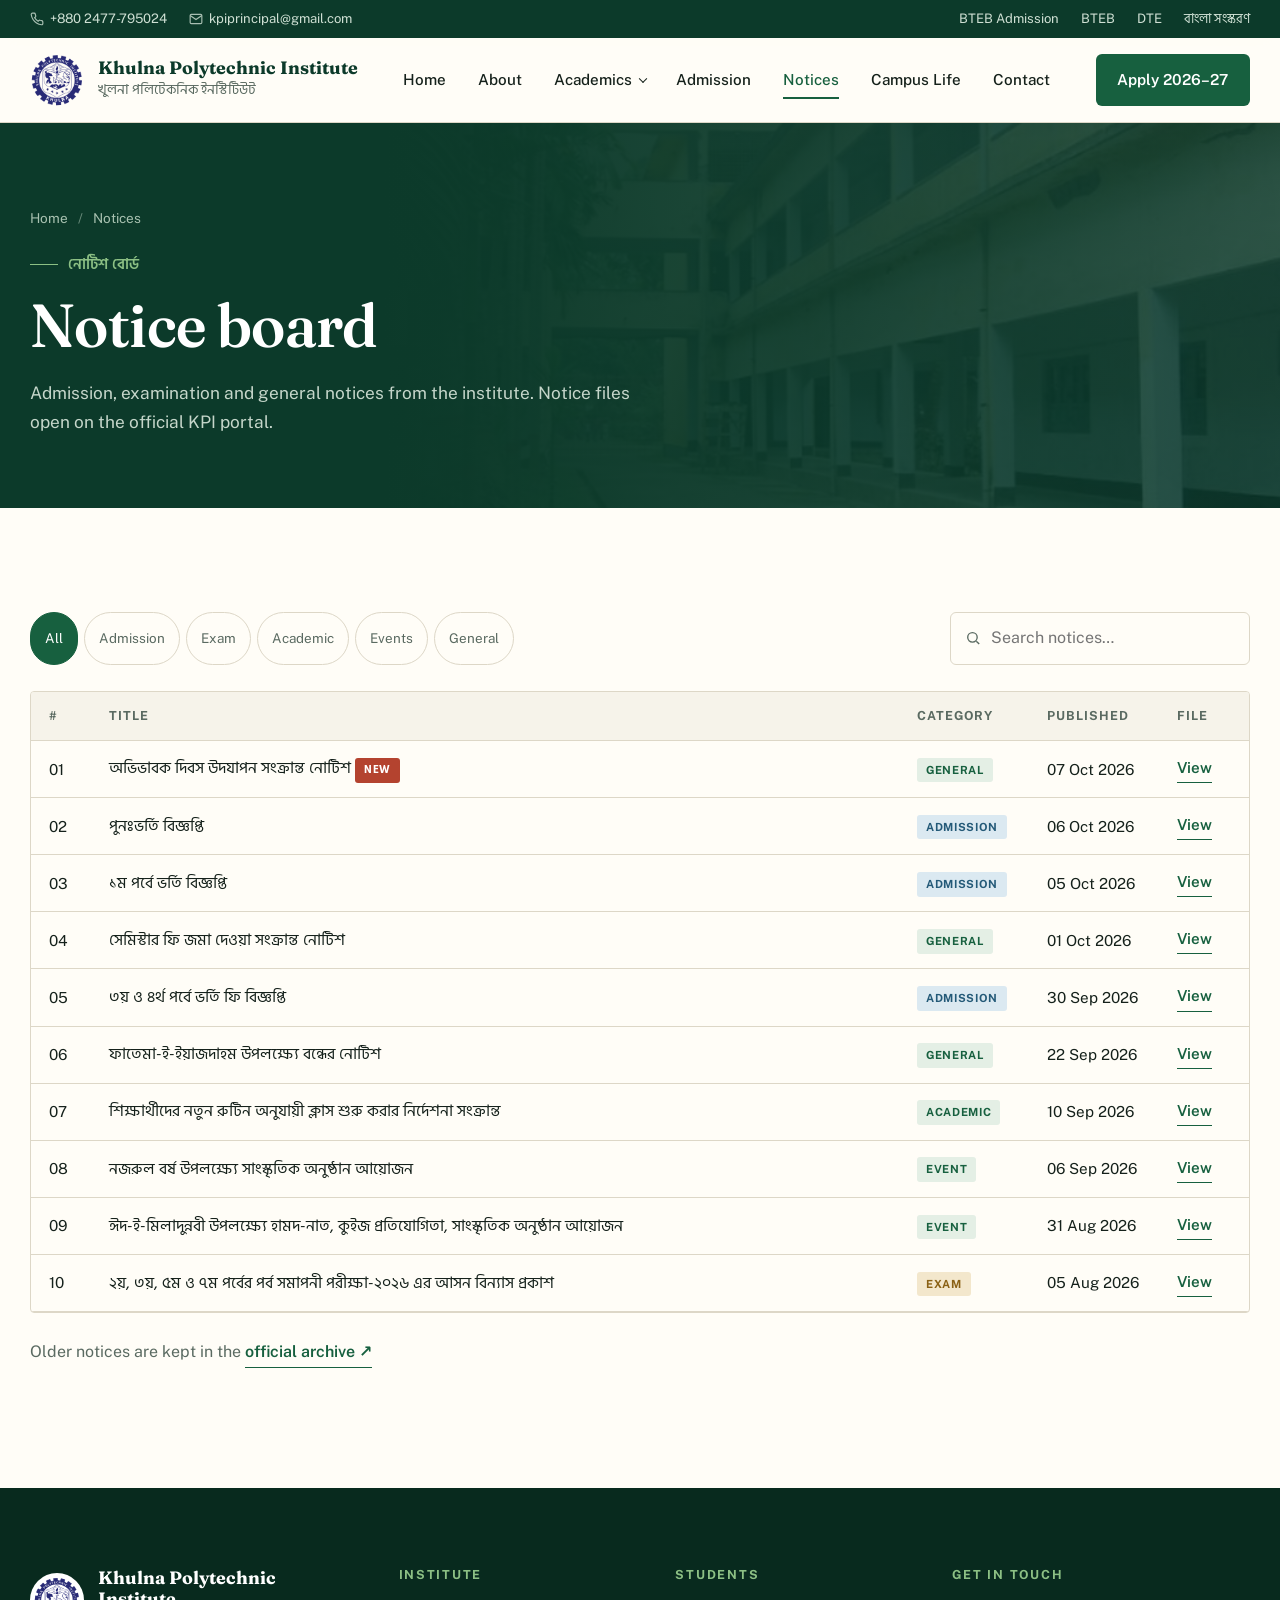
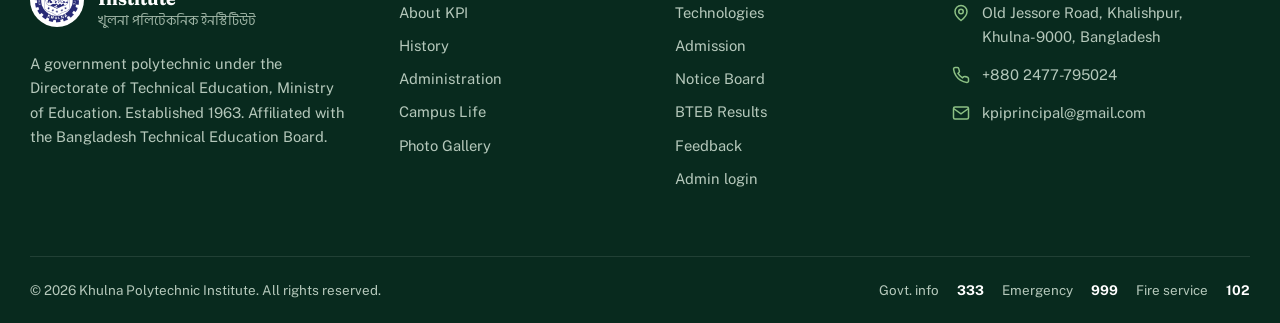
<file: notices.html>
<!DOCTYPE html>
<html lang="en">
<head>
  <meta charset="UTF-8">
  <meta name="viewport" content="width=device-width, initial-scale=1.0">
  <title>Notice Board — Khulna Polytechnic Institute</title>
  <meta name="description" content="Latest admission, examination and general notices from Khulna Polytechnic Institute.">
  <meta name="theme-color" content="#0c3a2a">
  <link rel="icon" href="assets/img/kpi-logo.png">
  <link rel="preconnect" href="https://fonts.googleapis.com">
  <link rel="preconnect" href="https://fonts.gstatic.com" crossorigin>
  <link href="https://fonts.googleapis.com/css2?family=Fraunces:ital,opsz,wght@0,9..144,400;0,9..144,500;0,9..144,600;1,9..144,400&family=Hind+Siliguri:wght@400;500;600&family=Public+Sans:wght@400;500;600;700&display=swap" rel="stylesheet">
  <link rel="stylesheet" href="assets/css/style.css">
</head>
<body data-page="notices">
<a class="skip" href="#main">Skip to content</a>

<div class="utility">
  <div class="wrap">
    <div class="contact-mini">
      <span><svg viewBox="0 0 24 24" fill="none" stroke="currentColor" stroke-width="2"><path d="M22 16.9v3a2 2 0 0 1-2.2 2 19.8 19.8 0 0 1-8.6-3.1 19.5 19.5 0 0 1-6-6A19.8 19.8 0 0 1 2.1 4.2 2 2 0 0 1 4.1 2h3a2 2 0 0 1 2 1.7c.1.9.4 1.8.7 2.7a2 2 0 0 1-.5 2.1L8 9.8a16 16 0 0 0 6 6l1.3-1.3a2 2 0 0 1 2.1-.4c.9.3 1.8.6 2.7.7a2 2 0 0 1 1.7 2z"/></svg>+880 2477-795024</span>
      <span><svg viewBox="0 0 24 24" fill="none" stroke="currentColor" stroke-width="2"><rect x="2" y="4" width="20" height="16" rx="2"/><path d="m22 6-10 7L2 6"/></svg>kpiprincipal@gmail.com</span>
    </div>
    <ul>
      <li><a href="https://btebadmission.gov.bd" target="_blank" rel="noopener">BTEB Admission</a></li>
      <li><a href="https://www.bteb.gov.bd" target="_blank" rel="noopener">BTEB</a></li>
      <li><a href="https://techedu.gov.bd" target="_blank" rel="noopener">DTE</a></li>
      <li><a href="https://khulna.polytech.gov.bd" target="_blank" rel="noopener" class="bn">বাংলা সংস্করণ</a></li>
    </ul>
  </div>
</div>

<header class="site-header">
  <div class="wrap">
    <a class="brand" href="index.html" aria-label="Khulna Polytechnic Institute — Home">
      <img src="assets/img/kpi-logo.png" alt="Khulna Polytechnic Institute logo" width="54" height="54">
      <span class="brand-text">
        <strong>Khulna Polytechnic Institute</strong>
        <small>খুলনা পলিটেকনিক ইনস্টিটিউট</small>
      </span>
    </a>

    <nav aria-label="Main">
      <ul class="nav" id="main-nav">
        <li><a href="index.html" data-page="home">Home</a></li>
        <li><a href="about.html" data-page="about">About</a></li>
        <li class="has-drop">
          <a href="departments.html" data-page="departments">Academics</a>
          <div class="dropdown">
            <a href="departments.html#civil">Civil Technology <span>CT</span></a>
            <a href="departments.html#electrical">Electrical Technology <span>ET</span></a>
            <a href="departments.html#mechanical">Mechanical Technology <span>MT</span></a>
            <a href="departments.html#power">Power Technology <span>PT</span></a>
            <a href="departments.html#electronics">Electronics Technology <span>ENT</span></a>
            <a href="departments.html#computer">Computer Science &amp; Technology <span>CST</span></a>
            <a href="departments.html#environmental">Environmental Technology <span>ENVT</span></a>
            <a href="departments.html#ipct">Instrumentation &amp; Process Control <span>IPCT</span></a>
            <a href="departments.html#rac">Refrigeration &amp; Air Conditioning <span>RAC</span></a>
          </div>
        </li>
        <li><a href="admission.html" data-page="admission">Admission</a></li>
        <li><a href="notices.html" data-page="notices" class="active" aria-current="page">Notices</a></li>
        <li><a href="index.html#campus-life" data-page="campus">Campus Life</a></li>
        <li><a href="contact.html" data-page="contact">Contact</a></li>
      </ul>
    </nav>

    <div class="header-cta">
      <a class="btn btn-primary" href="admission.html">Apply 2026–27</a>
      <button class="menu-toggle" aria-label="Open menu" aria-expanded="false" aria-controls="main-nav"><span></span></button>
    </div>
  </div>
</header>
<div class="scrim"></div>


<main id="main">
  <section class="page-hero">
    <div class="bg"><img src="assets/img/campus-corridor.jpg" alt=""></div>
    <div class="wrap">
      <ul class="crumbs"><li><a href="index.html">Home</a></li><li>Notices</li></ul>
      <span class="eyebrow bn">নোটিশ বোর্ড</span>
      <h1 class="reveal">Notice board</h1>
      <p class="reveal d1">Admission, examination and general notices from the institute. Notice files open on the official KPI portal.</p>
    </div>
  </section>

  <section class="section">
    <div class="wrap">
      <div class="notice-tools reveal">
        <div class="tabs" data-tabs="#notice-table" role="group" aria-label="Filter notices">
          <button class="tab active" data-cat="all">All</button>
          <button class="tab" data-cat="admission">Admission</button>
          <button class="tab" data-cat="exam">Exam</button>
          <button class="tab" data-cat="academic">Academic</button>
          <button class="tab" data-cat="event">Events</button>
          <button class="tab" data-cat="general">General</button>
        </div>
        <label class="search">
          <svg viewBox="0 0 24 24" fill="none" stroke="currentColor" stroke-width="2"><circle cx="11" cy="11" r="7"/><path d="m21 21-4.3-4.3"/></svg>
          <input id="notice-search" data-target="#notice-table" type="search" placeholder="Search notices…" aria-label="Search notices">
        </label>
      </div>

      <div class="table-wrap reveal d1">
        <table>
          <thead><tr><th style="width: 60px">#</th><th>Title</th><th style="width: 130px">Category</th><th style="width: 130px">Published</th><th style="width: 90px">File</th></tr></thead>
          <tbody id="notice-table">
            <tr data-cat="general"><td>01</td><td class="bn">অভিভাবক দিবস উদযাপন সংক্রান্ত নোটিশ <span class="tag new">New</span></td><td><span class="tag">General</span></td><td>07 Oct 2026</td><td><a class="link-arrow" href="https://khulna.polytech.gov.bd/pages/notices" target="_blank" rel="noopener">View</a></td></tr>
            <tr data-cat="admission"><td>02</td><td class="bn">পুনঃভর্তি বিজ্ঞপ্তি</td><td><span class="tag admission">Admission</span></td><td>06 Oct 2026</td><td><a class="link-arrow" href="https://khulna.polytech.gov.bd/pages/notices" target="_blank" rel="noopener">View</a></td></tr>
            <tr data-cat="admission"><td>03</td><td class="bn">১ম পর্বে ভর্তি বিজ্ঞপ্তি</td><td><span class="tag admission">Admission</span></td><td>05 Oct 2026</td><td><a class="link-arrow" href="https://khulna.polytech.gov.bd/pages/notices" target="_blank" rel="noopener">View</a></td></tr>
            <tr data-cat="general"><td>04</td><td class="bn">সেমিস্টার ফি জমা দেওয়া সংক্রান্ত নোটিশ</td><td><span class="tag">General</span></td><td>01 Oct 2026</td><td><a class="link-arrow" href="https://khulna.polytech.gov.bd/pages/notices" target="_blank" rel="noopener">View</a></td></tr>
            <tr data-cat="admission"><td>05</td><td class="bn">৩য় ও ৪র্থ পর্বে ভর্তি ফি বিজ্ঞপ্তি</td><td><span class="tag admission">Admission</span></td><td>30 Sep 2026</td><td><a class="link-arrow" href="https://khulna.polytech.gov.bd/pages/notices" target="_blank" rel="noopener">View</a></td></tr>
            <tr data-cat="general"><td>06</td><td class="bn">ফাতেমা-ই-ইয়াজদাহম উপলক্ষ্যে বন্ধের নোটিশ</td><td><span class="tag">General</span></td><td>22 Sep 2026</td><td><a class="link-arrow" href="https://khulna.polytech.gov.bd/pages/notices" target="_blank" rel="noopener">View</a></td></tr>
            <tr data-cat="academic"><td>07</td><td class="bn">শিক্ষার্থীদের নতুন রুটিন অনুযায়ী ক্লাস শুরু করার নির্দেশনা সংক্রান্ত</td><td><span class="tag">Academic</span></td><td>10 Sep 2026</td><td><a class="link-arrow" href="https://khulna.polytech.gov.bd/pages/notices" target="_blank" rel="noopener">View</a></td></tr>
            <tr data-cat="event"><td>08</td><td class="bn">নজরুল বর্ষ উপলক্ষ্যে সাংস্কৃতিক অনুষ্ঠান আয়োজন</td><td><span class="tag">Event</span></td><td>06 Sep 2026</td><td><a class="link-arrow" href="https://khulna.polytech.gov.bd/pages/notices" target="_blank" rel="noopener">View</a></td></tr>
            <tr data-cat="event"><td>09</td><td class="bn">ঈদ-ই-মিলাদুন্নবী উপলক্ষ্যে হামদ-নাত, কুইজ প্রতিযোগিতা, সাংস্কৃতিক অনুষ্ঠান আয়োজন</td><td><span class="tag">Event</span></td><td>31 Aug 2026</td><td><a class="link-arrow" href="https://khulna.polytech.gov.bd/pages/notices" target="_blank" rel="noopener">View</a></td></tr>
            <tr data-cat="exam"><td>10</td><td class="bn">২য়, ৩য়, ৫ম ও ৭ম পর্বের পর্ব সমাপনী পরীক্ষা-২০২৬ এর আসন বিন্যাস প্রকাশ</td><td><span class="tag exam">Exam</span></td><td>05 Aug 2026</td><td><a class="link-arrow" href="https://khulna.polytech.gov.bd/pages/notices" target="_blank" rel="noopener">View</a></td></tr>
          </tbody>
        </table>
        <p class="empty">No notices match your search.</p>
      </div>
      <p style="margin-top: 26px; color: var(--muted)">Older notices are kept in the <a class="link-arrow" href="https://khulna.polytech.gov.bd/pages/notices" target="_blank" rel="noopener">official archive ↗</a></p>
    </div>
  </section>
</main>

<footer class="site-footer">
  <div class="wrap">
    <div class="footer-top">
      <div>
        <a class="brand" href="index.html">
          <img src="assets/img/kpi-logo.png" alt="" width="54" height="54">
          <span class="brand-text">
            <strong>Khulna Polytechnic Institute</strong>
            <small>খুলনা পলিটেকনিক ইনস্টিটিউট</small>
          </span>
        </a>
        <p class="footer-about">A government polytechnic under the Directorate of Technical Education, Ministry of Education. Established 1963. Affiliated with the Bangladesh Technical Education Board.</p>
      </div>
      <div>
        <h4>Institute</h4>
        <ul class="footer-links">
          <li><a href="about.html">About KPI</a></li>
          <li><a href="about.html#history">History</a></li>
          <li><a href="about.html#administration">Administration</a></li>
          <li><a href="index.html#campus-life">Campus Life</a></li>
          <li><a href="index.html#gallery">Photo Gallery</a></li>
        </ul>
      </div>
      <div>
        <h4>Students</h4>
        <ul class="footer-links">
          <li><a href="departments.html">Technologies</a></li>
          <li><a href="admission.html">Admission</a></li>
          <li><a href="notices.html">Notice Board</a></li>
          <li><a href="https://www.bteb.gov.bd" target="_blank" rel="noopener">BTEB Results</a></li>
          <li><a href="contact.html">Feedback</a></li>
          <li><a href="/admin">Admin login</a></li>
        </ul>
      </div>
      <div>
        <h4>Get in touch</h4>
        <ul class="footer-contact">
          <li><svg viewBox="0 0 24 24" fill="none" stroke="currentColor" stroke-width="2"><path d="M20 10c0 6-8 12-8 12S4 16 4 10a8 8 0 1 1 16 0z"/><circle cx="12" cy="10" r="3"/></svg><span>Old Jessore Road, Khalishpur,<br>Khulna-9000, Bangladesh</span></li>
          <li><svg viewBox="0 0 24 24" fill="none" stroke="currentColor" stroke-width="2"><path d="M22 16.9v3a2 2 0 0 1-2.2 2 19.8 19.8 0 0 1-8.6-3.1 19.5 19.5 0 0 1-6-6A19.8 19.8 0 0 1 2.1 4.2 2 2 0 0 1 4.1 2h3a2 2 0 0 1 2 1.7c.1.9.4 1.8.7 2.7a2 2 0 0 1-.5 2.1L8 9.8a16 16 0 0 0 6 6l1.3-1.3a2 2 0 0 1 2.1-.4c.9.3 1.8.6 2.7.7a2 2 0 0 1 1.7 2z"/></svg><a href="tel:+8802477795024">+880 2477-795024</a></li>
          <li><svg viewBox="0 0 24 24" fill="none" stroke="currentColor" stroke-width="2"><rect x="2" y="4" width="20" height="16" rx="2"/><path d="m22 6-10 7L2 6"/></svg><a href="mailto:kpiprincipal@gmail.com">kpiprincipal@gmail.com</a></li>
        </ul>
      </div>
    </div>
    <div class="footer-bottom">
      <span>© <span data-year>2026</span> Khulna Polytechnic Institute. All rights reserved.</span>
      <span class="hotlines">Govt. info <b>333</b> Emergency <b>999</b> Fire service <b>102</b></span>
    </div>
  </div>
</footer>

<button class="to-top" aria-label="Back to top"><svg viewBox="0 0 24 24" fill="none" stroke="currentColor" stroke-width="2.4"><path d="M12 19V5M5 12l7-7 7 7"/></svg></button>
<script src="assets/js/main.js"></script>

</body>
</html>
</file>
<file: assets/css/style.css>
/* ==========================================================
   Khulna Polytechnic Institute — main stylesheet
   ========================================================== */

:root {
  --forest: #0c3a2a;
  --forest-2: #114a36;
  --green: #17603f;
  --leaf: #3d8b57;
  --sprout: #8cc084;
  --mint: #e4efe5;
  --cream: #f6f3ea;
  --paper: #fffdf7;
  --ink: #15211b;
  --muted: #5a6a61;
  --line: #ddd7c7;
  --gold: #c8962c;
  --danger: #b4432f;

  --serif: "Fraunces", Georgia, "Times New Roman", serif;
  --sans: "Public Sans", "Segoe UI", system-ui, sans-serif;
  --bn: "Hind Siliguri", "Public Sans", sans-serif;

  --wrap: 1220px;
  --radius: 6px;
  --shadow: 0 1px 2px rgba(12, 58, 42, .06), 0 12px 32px -12px rgba(12, 58, 42, .18);
  --ease: cubic-bezier(.2, .7, .2, 1);
}

*,
*::before,
*::after { box-sizing: border-box; }

html { scroll-behavior: smooth; }

body {
  margin: 0;
  overflow-x: clip;
  font-family: var(--sans);
  font-size: 16px;
  line-height: 1.65;
  color: var(--ink);
  background: var(--paper);
  -webkit-font-smoothing: antialiased;
}

img { max-width: 100%; display: block; }
a { color: inherit; text-decoration: none; }
button { font: inherit; cursor: pointer; }
ul { margin: 0; padding: 0; list-style: none; }
h1, h2, h3, h4 { font-family: var(--serif); font-weight: 600; line-height: 1.15; margin: 0; letter-spacing: -.01em; }
p { margin: 0 0 1em; }
.bn { font-family: var(--bn); }

.wrap { width: min(var(--wrap), 100% - 40px); margin-inline: auto; }

.skip {
  position: absolute; left: -999px; top: 8px; z-index: 999;
  background: var(--gold); color: var(--ink); padding: 8px 14px; border-radius: var(--radius);
}
.skip:focus { left: 12px; }

:focus-visible { outline: 2px solid var(--gold); outline-offset: 3px; }

/* ---------- Buttons ---------- */
.btn {
  display: inline-flex; align-items: center; gap: .55em;
  padding: .85em 1.35em; border-radius: var(--radius);
  font-weight: 600; font-size: .95rem; border: 1.5px solid transparent;
  transition: background .25s var(--ease), color .25s var(--ease), border-color .25s, transform .25s var(--ease);
}
.btn svg { width: 16px; height: 16px; transition: transform .25s var(--ease); }
.btn:hover svg { transform: translateX(3px); }
.btn-primary { background: var(--green); color: #fff; }
.btn-primary:hover { background: var(--forest); }
.btn-gold { background: var(--gold); color: var(--forest); }
.btn-gold:hover { background: #dba940; }
.btn-ghost { border-color: currentColor; }
.btn-ghost:hover { background: var(--ink); color: var(--paper); border-color: var(--ink); }
.btn-ghost.light:hover { background: #fff; color: var(--forest); border-color: #fff; }

.link-arrow {
  display: inline-flex; align-items: center; gap: .4em;
  font-weight: 600; color: var(--green);
  border-bottom: 1.5px solid currentColor; padding-bottom: 2px;
}
.link-arrow:hover { color: var(--forest); }

/* ---------- Utility bar ---------- */
.utility {
  background: var(--forest); color: #cfe0d4; font-size: .82rem;
}
.utility .wrap { display: flex; justify-content: space-between; align-items: center; gap: 20px; min-height: 38px; }
.utility ul { display: flex; gap: 22px; flex-wrap: wrap; }
.utility a:hover { color: #fff; }
.utility .contact-mini { display: flex; gap: 22px; }
.utility .contact-mini span { display: inline-flex; align-items: center; gap: 6px; }
.utility svg { width: 14px; height: 14px; opacity: .8; }

/* ---------- Header ---------- */
.site-header {
  position: sticky; top: 0; z-index: 50;
  background: rgba(255, 253, 247, .94);
  backdrop-filter: saturate(1.4) blur(10px);
  border-bottom: 1px solid var(--line);
  transition: box-shadow .3s;
}
.site-header.scrolled { box-shadow: 0 6px 24px -14px rgba(12, 58, 42, .35); }
.site-header .wrap { display: flex; align-items: center; justify-content: space-between; gap: 24px; height: 84px; transition: height .3s var(--ease); }
.site-header.scrolled .wrap { height: 68px; }

.brand { display: flex; align-items: center; gap: 14px; }
.brand img { width: 54px; height: 54px; transition: width .3s, height .3s; }
.site-header.scrolled .brand img { width: 44px; height: 44px; }
.brand-text strong { display: block; font-family: var(--serif); font-size: 1.12rem; line-height: 1.15; color: var(--forest); }
.brand-text small { display: block; font-family: var(--bn); font-size: .86rem; color: var(--muted); }

.nav { display: flex; align-items: center; gap: 4px; }
.nav > li { position: relative; }
.nav > li > a {
  display: block; padding: 10px 14px; font-weight: 500; font-size: .95rem; color: var(--ink);
  position: relative;
}
.nav > li > a::after {
  content: ""; position: absolute; left: 14px; right: 14px; bottom: 4px; height: 2px;
  background: var(--green); transform: scaleX(0); transform-origin: left; transition: transform .3s var(--ease);
}
.nav > li > a:hover::after,
.nav > li > a.active::after { transform: scaleX(1); }
.nav > li > a.active { color: var(--green); }
.nav .has-drop > a { padding-right: 26px; }
.nav .has-drop > a::before {
  content: ""; position: absolute; right: 12px; top: 50%; width: 6px; height: 6px;
  border-right: 1.5px solid currentColor; border-bottom: 1.5px solid currentColor;
  transform: translateY(-70%) rotate(45deg);
}

.dropdown {
  position: absolute; top: calc(100% + 8px); left: 0; min-width: 300px;
  background: var(--paper); border: 1px solid var(--line); border-radius: var(--radius);
  box-shadow: var(--shadow); padding: 10px;
  opacity: 0; visibility: hidden; transform: translateY(8px);
  transition: opacity .25s, transform .25s var(--ease), visibility .25s;
}
.has-drop:hover .dropdown,
.has-drop:focus-within .dropdown { opacity: 1; visibility: visible; transform: translateY(0); }
.dropdown a { display: flex; justify-content: space-between; gap: 16px; padding: 8px 12px; border-radius: 4px; font-size: .92rem; }
.dropdown a span { color: var(--muted); font-size: .78rem; font-weight: 600; letter-spacing: .04em; }
.dropdown a:hover { background: var(--mint); color: var(--forest); }

.header-cta { display: flex; align-items: center; gap: 10px; }
.menu-toggle { display: none; background: none; border: 0; width: 44px; height: 44px; position: relative; }
.menu-toggle span,
.menu-toggle span::before,
.menu-toggle span::after {
  position: absolute; left: 11px; width: 22px; height: 2px; background: var(--forest); content: "";
  transition: transform .3s var(--ease), background .2s;
}
.menu-toggle span { top: 21px; }
.menu-toggle span::before { left: 0; top: -7px; }
.menu-toggle span::after { left: 0; top: 7px; }
.menu-open .menu-toggle span { background: transparent; }
.menu-open .menu-toggle span::before { transform: translateY(7px) rotate(45deg); }
.menu-open .menu-toggle span::after { transform: translateY(-7px) rotate(-45deg); }

/* ---------- Hero (home) ---------- */
.hero { position: relative; background: var(--cream); overflow: hidden; }
.hero .wrap {
  display: grid; grid-template-columns: 1.1fr 1fr; gap: 56px; align-items: center;
  padding: 72px 0 96px;
}
.eyebrow {
  display: inline-flex; align-items: center; gap: 10px;
  font-size: .78rem; font-weight: 700; letter-spacing: .14em; text-transform: uppercase; color: var(--green);
}
.eyebrow.bn { font-family: var(--bn); letter-spacing: 0; text-transform: none; font-size: .95rem; font-weight: 600; }
.eyebrow::before { content: ""; width: 28px; height: 1.5px; background: currentColor; }
.hero h1 { font-size: clamp(2.3rem, 4.2vw, 3.6rem); margin: 18px 0 22px; color: var(--forest); }
.hero h1 em { font-style: italic; font-weight: 400; color: var(--leaf); }
.hero-lead { font-size: 1.12rem; color: var(--muted); max-width: 52ch; }
.hero-actions { display: flex; gap: 12px; flex-wrap: wrap; margin-top: 30px; }
.hero-motto {
  display: flex; align-items: center; gap: 16px; margin-top: 42px; padding-top: 22px;
  border-top: 1px solid var(--line); color: var(--muted); font-size: .9rem;
}
.hero-motto strong { font-family: var(--bn); font-size: 1.5rem; color: var(--forest); font-weight: 600; }

.hero-media { position: relative; }
.hero-frame {
  position: relative; border-radius: 4px; overflow: hidden; aspect-ratio: 4 / 3.3;
  box-shadow: 0 30px 60px -30px rgba(12, 58, 42, .55);
}
.hero-frame img { width: 100%; height: 100%; object-fit: cover; animation: slowzoom 22s ease-in-out infinite alternate; }
@keyframes slowzoom { from { transform: scale(1.02); } to { transform: scale(1.12) translate(-1%, 1%); } }
.hero-media::before {
  content: ""; position: absolute; inset: 22px -22px -22px 22px; border: 1.5px solid var(--leaf); border-radius: 4px; z-index: -1;
}
.hero-caption {
  position: absolute; left: -28px; bottom: 34px; background: var(--forest); color: #fff;
  padding: 16px 20px; border-radius: 4px; max-width: 250px; box-shadow: var(--shadow);
}
.hero-caption b { display: block; font-family: var(--serif); font-size: 1.9rem; line-height: 1; color: var(--sprout); }
.hero-caption span { font-size: .84rem; color: #cfe0d4; }

/* ---------- Notice ticker ---------- */
.ticker { background: var(--green); color: #fff; }
.ticker .wrap { display: flex; align-items: stretch; height: 52px; overflow: hidden; }
.ticker-label {
  flex: none; display: flex; align-items: center; gap: 10px; padding-right: 22px; margin-right: 22px;
  border-right: 1px solid rgba(255, 255, 255, .25); font-weight: 700; font-size: .82rem; letter-spacing: .1em; text-transform: uppercase;
}
.pulse { width: 8px; height: 8px; border-radius: 50%; background: var(--gold); box-shadow: 0 0 0 0 rgba(200, 150, 44, .7); animation: pulse 1.8s infinite; }
@keyframes pulse { 70% { box-shadow: 0 0 0 10px rgba(200, 150, 44, 0); } 100% { box-shadow: 0 0 0 0 rgba(200, 150, 44, 0); } }
.ticker-track { position: relative; flex: 1; min-width: 0; overflow: hidden; mask-image: linear-gradient(90deg, transparent, #000 4%, #000 96%, transparent); }
.ticker-move { display: flex; gap: 56px; align-items: center; height: 100%; width: max-content; animation: ticker 40s linear infinite; }
.ticker:hover .ticker-move { animation-play-state: paused; }
.ticker-move a { font-family: var(--bn); white-space: nowrap; display: inline-flex; gap: 10px; align-items: center; }
.ticker-move a:hover { text-decoration: underline; }
.ticker-move time { font-family: var(--sans); font-size: .78rem; color: var(--sprout); font-weight: 600; }
@keyframes ticker { to { transform: translateX(-50%); } }

/* ---------- Sections ---------- */
.section { padding: 104px 0; }
.section.tight { padding: 72px 0; }
.section.alt { background: var(--cream); }
.section.dark { background: var(--forest); color: #e7efe9; }
.section-head { display: flex; justify-content: space-between; align-items: end; gap: 40px; margin-bottom: 52px; }
.section-head h2 { font-size: clamp(2rem, 3.4vw, 2.9rem); color: var(--forest); margin-top: 12px; max-width: 18ch; }
.section.dark .section-head h2 { color: #fff; }
.section.dark .eyebrow { color: var(--sprout); }
.section-head p { max-width: 46ch; color: var(--muted); margin: 0; }
.section.dark .section-head p { color: #b9cdbf; }

/* ---------- Facts strip ---------- */
.facts { border-bottom: 1px solid var(--line); background: var(--paper); }
.facts ul { display: grid; grid-template-columns: repeat(6, 1fr); }
.facts li { padding: 34px 20px; border-left: 1px solid var(--line); }
.facts li:first-child { border-left: 0; padding-left: 0; }
.facts b { display: block; font-family: var(--serif); font-size: 2.4rem; font-weight: 500; color: var(--forest); line-height: 1.05; }
.facts span { font-size: .86rem; color: var(--muted); }

/* ---------- About / intro ---------- */
.intro { display: grid; grid-template-columns: 1fr 1fr; gap: 80px; align-items: center; }
.intro-photos { position: relative; height: 560px; }
.intro-photos figure { margin: 0; position: absolute; overflow: hidden; border-radius: 4px; box-shadow: var(--shadow); }
.intro-photos figure img { width: 100%; height: 100%; object-fit: cover; transition: transform .8s var(--ease); }
.intro-photos figure:hover img { transform: scale(1.05); }
.intro-photos .p1 { left: 0; top: 0; width: 62%; height: 78%; }
.intro-photos .p2 { right: 0; bottom: 0; width: 52%; height: 52%; border: 8px solid var(--paper); }
.intro-photos .stamp {
  position: absolute; right: 8%; top: 6%; width: 128px; height: 128px; border-radius: 50%;
  background: var(--gold); color: var(--forest); display: grid; place-items: center; text-align: center;
  font-family: var(--serif); line-height: 1.05; font-size: .82rem; font-weight: 600;
  animation: spin 30s linear infinite;
}
.stamp b { font-size: 2rem; display: block; }
.stamp .inner { animation: spin 30s linear infinite reverse; }
@keyframes spin { to { transform: rotate(360deg); } }
.intro-text h2 { font-size: clamp(2rem, 3.2vw, 2.7rem); color: var(--forest); margin: 14px 0 22px; }
.intro-text p { color: var(--muted); }
.checks { display: grid; grid-template-columns: 1fr 1fr; gap: 12px 24px; margin: 26px 0 32px; }
.checks li { display: flex; gap: 10px; font-weight: 500; font-size: .95rem; }
.checks li::before {
  content: ""; flex: none; width: 18px; height: 18px; margin-top: 4px; border-radius: 50%;
  background: var(--mint) url("data:image/svg+xml,%3Csvg xmlns='http://www.w3.org/2000/svg' viewBox='0 0 24 24' fill='none' stroke='%2317603f' stroke-width='3'%3E%3Cpath d='M5 12l5 5L20 7'/%3E%3C/svg%3E") center/11px no-repeat;
}

/* ---------- Principal ---------- */
.principal { display: grid; grid-template-columns: 340px 1fr; gap: 64px; align-items: center; }
.principal-photo { position: relative; }
.principal-photo img { border-radius: 4px; aspect-ratio: 4 / 5; object-fit: cover; object-position: top; width: 100%; filter: saturate(.95); }
.principal-photo::after {
  content: ""; position: absolute; inset: auto -16px -16px auto; width: 60%; height: 60%;
  background: repeating-linear-gradient(-45deg, var(--sprout) 0 2px, transparent 2px 9px); opacity: .45; z-index: -1;
}
.principal blockquote { margin: 26px 0 0; }
.principal blockquote p {
  font-family: var(--serif); font-size: clamp(1.25rem, 2vw, 1.6rem); font-weight: 400; line-height: 1.45; color: #fff;
}
.principal blockquote p::before { content: "“"; display: block; font-size: 5rem; line-height: .6; color: var(--gold); margin-bottom: 14px; }
.principal cite { display: block; font-style: normal; margin-top: 26px; }
.principal cite b { display: block; color: #fff; font-size: 1.1rem; }
.principal cite span { color: #b9cdbf; font-size: .92rem; }
.principal .contact-pills { display: flex; flex-wrap: wrap; gap: 10px; margin-top: 24px; }
.pill {
  display: inline-flex; align-items: center; gap: 8px; padding: 7px 14px; border-radius: 99px;
  border: 1px solid rgba(255, 255, 255, .25); font-size: .86rem; color: #dbe7df;
}
.pill svg { width: 14px; height: 14px; }

/* ---------- Technologies list (home) ---------- */
.tech-list { border-top: 1px solid var(--line); position: relative; }
.tech-row {
  display: grid; grid-template-columns: 70px 1.3fr 1fr 150px 40px; align-items: center; gap: 20px;
  padding: 24px 6px; border-bottom: 1px solid var(--line); position: relative;
  transition: background .35s var(--ease), padding .35s var(--ease);
}
.tech-row:hover { background: var(--mint); padding-left: 20px; padding-right: 20px; }
.tech-row .num { font-family: var(--serif); color: var(--leaf); font-size: 1.05rem; }
.tech-row h3 { font-size: 1.45rem; color: var(--forest); }
.tech-row h3 small { display: block; font-family: var(--bn); font-weight: 400; font-size: .92rem; color: var(--muted); margin-top: 4px; letter-spacing: 0; }
.tech-row p { margin: 0; font-size: .92rem; color: var(--muted); }
.tech-row .seats { font-size: .85rem; color: var(--muted); }
.tech-row .seats b { display: block; font-family: var(--serif); font-size: 1.35rem; color: var(--ink); font-weight: 500; }
.tech-row .go {
  width: 40px; height: 40px; border-radius: 50%; border: 1px solid var(--line); display: grid; place-items: center;
  transition: background .3s, color .3s, transform .35s var(--ease), border-color .3s;
}
.tech-row .go svg { width: 16px; height: 16px; }
.tech-row:hover .go { background: var(--green); color: #fff; border-color: var(--green); transform: rotate(-45deg); }
.tech-thumb { display: none; }

.hover-preview {
  position: fixed; top: 0; left: 0; width: 280px; height: 200px; pointer-events: none; z-index: 40;
  border-radius: 4px; overflow: hidden; box-shadow: var(--shadow);
  opacity: 0; transform: translate(-50%, -50%) scale(.85); transition: opacity .25s, transform .3s var(--ease);
}
.hover-preview.show { opacity: 1; transform: translate(-50%, -50%) scale(1); }
.hover-preview img { width: 100%; height: 100%; object-fit: cover; }

/* ---------- Admission steps ---------- */
.steps { display: grid; grid-template-columns: repeat(4, 1fr); counter-reset: step; position: relative; }
.steps::before { content: ""; position: absolute; top: 27px; left: 28px; right: 12%; height: 1.5px; background: repeating-linear-gradient(90deg, var(--leaf) 0 6px, transparent 6px 12px); }
.step { position: relative; padding-right: 28px; }
.step::before {
  counter-increment: step; content: counter(step, decimal-leading-zero);
  display: grid; place-items: center; width: 56px; height: 56px; border-radius: 50%;
  background: var(--paper); border: 1.5px solid var(--leaf); color: var(--green);
  font-family: var(--serif); font-size: 1.1rem; font-weight: 600; margin-bottom: 22px; position: relative;
  transition: background .3s, color .3s;
}
.step:hover::before { background: var(--green); color: #fff; }
.step h3 { font-size: 1.2rem; margin-bottom: 8px; color: var(--forest); }
.step p { color: var(--muted); font-size: .94rem; }

.admit-banner {
  margin-top: 64px; display: grid; grid-template-columns: 1.3fr 1fr; overflow: hidden; border-radius: 4px; background: var(--forest); color: #fff;
}
.admit-banner .txt { padding: 48px; }
.admit-banner h3 { font-size: 2rem; margin: 10px 0 14px; }
.admit-banner p { color: #b9cdbf; }
.admit-banner img { width: 100%; height: 0; min-height: 100%; object-fit: cover; }

/* ---------- Notices & news ---------- */
.board { display: grid; grid-template-columns: 1.15fr 1fr; gap: 56px; }
.board-col h3 { font-size: 1.6rem; color: var(--forest); }
.board-top { display: flex; justify-content: space-between; align-items: center; gap: 12px; margin-bottom: 18px; flex-wrap: wrap; }

.tabs { display: flex; gap: 6px; flex-wrap: wrap; }
.tab {
  background: none; border: 1px solid var(--line); border-radius: 99px; padding: 6px 14px; font-size: .84rem; color: var(--muted);
  transition: all .2s;
}
.tab:hover { border-color: var(--green); color: var(--green); }
.tab.active { background: var(--green); border-color: var(--green); color: #fff; }

.notice-list li { border-bottom: 1px solid var(--line); }
.notice-list li.hide { display: none; }
.notice {
  display: grid; grid-template-columns: 64px 1fr auto; gap: 18px; align-items: center; padding: 16px 0;
  transition: padding .3s var(--ease);
}
.notice:hover { padding-left: 8px; }
.date-chip {
  text-align: center; border: 1px solid var(--line); border-radius: 4px; padding: 6px 0; background: var(--paper);
  line-height: 1.1; transition: background .3s, border-color .3s;
}
.notice:hover .date-chip { background: var(--green); border-color: var(--green); color: #fff; }
.date-chip b { display: block; font-family: var(--serif); font-size: 1.45rem; font-weight: 600; }
.date-chip span { font-size: .7rem; text-transform: uppercase; letter-spacing: .08em; }
.notice h4 { font-family: var(--bn); font-weight: 500; font-size: 1.02rem; line-height: 1.45; }
.tag {
  display: inline-block; font-size: .7rem; font-weight: 700; letter-spacing: .06em; text-transform: uppercase;
  padding: 3px 9px; border-radius: 3px; background: var(--mint); color: var(--green);
}
.tag.exam { background: #f3e7cc; color: #8a6114; }
.tag.admission { background: #dbe9f1; color: #245a78; }
.tag.new { background: var(--danger); color: #fff; }
.notice .meta { display: flex; gap: 8px; margin-top: 6px; }

.news-card { display: grid; grid-template-columns: 150px 1fr; gap: 20px; padding: 18px 0; border-bottom: 1px solid var(--line); }
.news-card:first-of-type { padding-top: 0; }
.news-card .thumb { overflow: hidden; border-radius: 4px; aspect-ratio: 4 / 3; }
.news-card .thumb img { width: 100%; height: 100%; object-fit: cover; transition: transform .6s var(--ease); }
.news-card:hover .thumb img { transform: scale(1.08); }
.news-card time { font-size: .8rem; color: var(--leaf); font-weight: 600; }
.news-card h4 { font-family: var(--bn); font-weight: 600; font-size: 1.05rem; line-height: 1.45; margin: 4px 0 6px; }
.news-card p { font-size: .9rem; color: var(--muted); margin: 0; }

/* ---------- Campus life ---------- */
.life-grid { display: grid; grid-template-columns: repeat(12, 1fr); grid-auto-rows: 120px; gap: 16px; }
.life-card { position: relative; overflow: hidden; border-radius: 4px; color: #fff; }
.life-card img { position: absolute; inset: 0; width: 100%; height: 100%; object-fit: cover; transition: transform .8s var(--ease); }
.life-card::after { content: ""; position: absolute; inset: 0; background: linear-gradient(180deg, transparent 40%, rgba(7, 34, 24, .88)); }
.life-card:hover img { transform: scale(1.06); }
.life-card .cap { position: absolute; left: 22px; right: 22px; bottom: 20px; z-index: 1; }
.life-card h3 { font-size: 1.35rem; }
.life-card p { margin: 6px 0 0; font-size: .88rem; color: #d4e2d8; max-width: 40ch; }
.lc-1 { grid-column: span 5; grid-row: span 4; }
.lc-2 { grid-column: span 4; grid-row: span 2; }
.lc-3 { grid-column: span 3; grid-row: span 2; }
.lc-4 { grid-column: span 7; grid-row: span 2; background: var(--mint); color: var(--ink); padding: 22px 26px; display: flex; align-items: center; }
.lc-4::after { display: none; }
.clubs { display: flex; flex-wrap: wrap; gap: 8px; }
.clubs li {
  font-size: .86rem; padding: 6px 14px; border-radius: 99px; background: var(--paper); border: 1px solid #cfe0d2; color: var(--forest);
  transition: background .2s, color .2s;
}
.clubs li:hover { background: var(--green); color: #fff; }

/* ---------- Gallery ---------- */
.gallery { columns: 4 240px; column-gap: 14px; }
.gallery button {
  display: block; width: 100%; margin: 0 0 14px; padding: 0; border: 0; background: none; border-radius: 4px; overflow: hidden; position: relative;
  break-inside: avoid;
}
.gallery img { width: 100%; transition: transform .6s var(--ease), filter .4s; }
.gallery button:hover img { transform: scale(1.05); filter: brightness(.82); }
.gallery button::after {
  content: "+"; position: absolute; right: 12px; bottom: 12px; width: 34px; height: 34px; border-radius: 50%;
  background: var(--paper); color: var(--forest); display: grid; place-items: center; font-size: 1.3rem; line-height: 1;
  opacity: 0; transform: scale(.6); transition: all .3s var(--ease);
}
.gallery button:hover::after { opacity: 1; transform: scale(1); }

.lightbox {
  position: fixed; inset: 0; z-index: 100; background: rgba(6, 25, 18, .94); display: grid; place-items: center; padding: 40px;
  opacity: 0; visibility: hidden; transition: opacity .3s, visibility .3s;
}
.lightbox.open { opacity: 1; visibility: visible; }
.lightbox figure { margin: 0; max-width: 1100px; text-align: center; transform: scale(.94); transition: transform .35s var(--ease); }
.lightbox.open figure { transform: scale(1); }
.lightbox img { max-height: 78vh; margin: 0 auto; border-radius: 4px; }
.lightbox figcaption { color: #cfe0d4; margin-top: 14px; font-size: .95rem; }
.lb-btn {
  position: absolute; width: 48px; height: 48px; border-radius: 50%; border: 1px solid rgba(255, 255, 255, .3);
  background: transparent; color: #fff; font-size: 1.4rem; display: grid; place-items: center; transition: background .2s;
}
.lb-btn:hover { background: rgba(255, 255, 255, .12); }
.lb-close { top: 24px; right: 24px; }
.lb-prev { left: 24px; top: 50%; }
.lb-next { right: 24px; top: 50%; }

/* ---------- Quick links ---------- */
.quick { display: grid; grid-template-columns: repeat(4, 1fr); gap: 1px; background: rgba(255, 255, 255, .14); border: 1px solid rgba(255, 255, 255, .14); }
.quick a { background: var(--forest); padding: 28px 26px; display: flex; flex-direction: column; gap: 6px; transition: background .3s; position: relative; }
.quick a:hover { background: var(--forest-2); }
.quick a b { font-family: var(--serif); font-size: 1.15rem; color: #fff; font-weight: 500; }
.quick a span { font-size: .86rem; color: #a9c2b1; }
.quick a::after {
  content: "↗"; position: absolute; top: 22px; right: 22px; color: var(--sprout); transition: transform .3s var(--ease);
}
.quick a:hover::after { transform: translate(3px, -3px); }

/* ---------- Footer ---------- */
.site-footer { background: #082a1e; color: #b5c8bb; font-size: .92rem; }
.footer-top { display: grid; grid-template-columns: 1.4fr 1fr 1fr 1.3fr; gap: 48px; padding: 80px 0 56px; }
.site-footer h4 { font-family: var(--sans); font-size: .78rem; letter-spacing: .14em; text-transform: uppercase; color: var(--sprout); margin-bottom: 18px; font-weight: 700; }
.site-footer .brand-text strong { color: #fff; }
.site-footer .brand-text small { color: #9db3a4; }
.site-footer .brand img { background: #fff; border-radius: 50%; padding: 3px; }
.footer-about { margin-top: 20px; max-width: 36ch; }
.footer-links li { margin-bottom: 9px; }
.footer-links a:hover { color: #fff; }
.footer-contact li { display: flex; gap: 12px; margin-bottom: 14px; }
.footer-contact svg { flex: none; width: 18px; height: 18px; margin-top: 3px; color: var(--sprout); }
.footer-contact a:hover { color: #fff; }
.footer-bottom { border-top: 1px solid rgba(255, 255, 255, .1); padding: 22px 0; display: flex; justify-content: space-between; gap: 20px; flex-wrap: wrap; font-size: .84rem; }
.hotlines { display: flex; gap: 18px; }
.hotlines b { color: #fff; }

.to-top {
  position: fixed; right: 22px; bottom: 22px; z-index: 60; width: 46px; height: 46px; border-radius: 50%;
  background: var(--green); color: #fff; border: 0; display: grid; place-items: center; box-shadow: var(--shadow);
  opacity: 0; transform: translateY(16px); pointer-events: none; transition: all .3s var(--ease);
}
.to-top.show { opacity: 1; transform: none; pointer-events: auto; }
.to-top:hover { background: var(--forest); }
.to-top svg { width: 18px; height: 18px; }

/* ---------- Inner page hero ---------- */
.page-hero { position: relative; background: var(--forest); color: #fff; overflow: hidden; }
.page-hero .bg { position: absolute; inset: 0; }
.page-hero .bg img { width: 100%; height: 100%; object-fit: cover; opacity: .28; transform: scale(1.06); animation: slowzoom 24s ease-in-out infinite alternate; }
.page-hero .bg::after { content: ""; position: absolute; inset: 0; background: linear-gradient(90deg, var(--forest) 30%, rgba(12, 58, 42, .4)); }
.page-hero .wrap { position: relative; padding: 84px 0 72px; }
.crumbs { display: flex; gap: 10px; font-size: .85rem; color: #a9c2b1; margin-bottom: 18px; }
.crumbs a:hover { color: #fff; }
.crumbs li + li::before { content: "/"; margin-right: 10px; opacity: .6; }
.page-hero h1 { font-size: clamp(2.4rem, 5vw, 3.8rem); max-width: 18ch; }
.page-hero p { color: #c5d6ca; max-width: 58ch; margin: 18px 0 0; font-size: 1.08rem; }
.page-hero .eyebrow { color: var(--sprout); margin-bottom: 14px; }

/* ---------- Content blocks (inner pages) ---------- */
.two-col { display: grid; grid-template-columns: 1fr 1fr; gap: 72px; align-items: start; }
.prose h2 { font-size: 2.1rem; color: var(--forest); margin: 12px 0 20px; }
.prose h3 { font-size: 1.4rem; color: var(--forest); margin: 32px 0 12px; }
.prose p { color: #3c4b43; }
.prose .bn-quote { font-family: var(--bn); font-size: 1.05rem; border-left: 3px solid var(--leaf); padding: 4px 0 4px 18px; color: var(--muted); }

.glance { border: 1px solid var(--line); border-radius: 4px; background: var(--paper); }
.glance dl { margin: 0; }
.glance div { display: grid; grid-template-columns: 170px 1fr; gap: 14px; padding: 15px 22px; border-bottom: 1px solid var(--line); }
.glance div:last-child { border-bottom: 0; }
.glance dt { color: var(--muted); font-size: .9rem; }
.glance dd { margin: 0; font-weight: 600; }

.timeline { position: relative; padding-left: 36px; }
.timeline::before { content: ""; position: absolute; left: 7px; top: 8px; bottom: 8px; width: 1.5px; background: var(--line); }
.timeline li { position: relative; padding-bottom: 36px; }
.timeline li::before {
  content: ""; position: absolute; left: -36px; top: 6px; width: 16px; height: 16px; border-radius: 50%;
  background: var(--paper); border: 2px solid var(--leaf);
}
.timeline li.on::before { background: var(--leaf); }
.timeline b { font-family: var(--serif); font-size: 1.5rem; color: var(--forest); display: block; }
.timeline p { margin: 4px 0 0; color: var(--muted); }

.cards-3 { display: grid; grid-template-columns: repeat(3, 1fr); gap: 24px; }
.card {
  background: var(--paper); border: 1px solid var(--line); border-radius: 4px; padding: 30px;
  transition: transform .35s var(--ease), box-shadow .35s, border-color .3s;
}
.card:hover { transform: translateY(-4px); box-shadow: var(--shadow); border-color: transparent; }
.card .ico { width: 46px; height: 46px; border-radius: 4px; background: var(--mint); color: var(--green); display: grid; place-items: center; margin-bottom: 18px; }
.card .ico svg { width: 22px; height: 22px; }
.card h3 { font-size: 1.25rem; color: var(--forest); margin-bottom: 8px; }
.card p { color: var(--muted); font-size: .94rem; margin: 0; }

/* Departments page */
.dept-filter { display: flex; gap: 8px; flex-wrap: wrap; margin-bottom: 36px; }
.dept-grid { display: grid; grid-template-columns: repeat(3, 1fr); gap: 28px; }
.dept-card {
  background: var(--paper); border: 1px solid var(--line); border-radius: 4px; overflow: hidden; display: flex; flex-direction: column;
  transition: transform .4s var(--ease), box-shadow .4s, opacity .35s;
  scroll-margin-top: 110px;
}
.dept-card:hover { transform: translateY(-6px); box-shadow: var(--shadow); }
.dept-card.dim { opacity: .25; transform: scale(.98); }
.dept-card .img { position: relative; aspect-ratio: 16 / 10; overflow: hidden; }
.dept-card .img img { width: 100%; height: 100%; object-fit: cover; transition: transform .8s var(--ease); }
.dept-card:hover .img img { transform: scale(1.07); }
.dept-card .code {
  position: absolute; left: 16px; top: 16px; background: var(--paper); color: var(--forest);
  font-weight: 700; font-size: .78rem; letter-spacing: .08em; padding: 5px 10px; border-radius: 3px;
}
.dept-card .body { padding: 26px; display: flex; flex-direction: column; flex: 1; }
.dept-card h3 { font-size: 1.4rem; color: var(--forest); }
.dept-card .bn { color: var(--muted); font-size: .92rem; margin: 2px 0 12px; }
.dept-card p { color: var(--muted); font-size: .93rem; }
.dept-card .labs { display: flex; flex-wrap: wrap; gap: 6px; margin: 4px 0 20px; }
.dept-card .labs li { font-size: .76rem; background: var(--mint); color: var(--green); padding: 3px 9px; border-radius: 3px; }
.dept-card .foot { margin-top: auto; display: flex; justify-content: space-between; align-items: center; padding-top: 16px; border-top: 1px solid var(--line); font-size: .86rem; color: var(--muted); }
.dept-card .foot b { color: var(--ink); font-family: var(--serif); font-size: 1.2rem; font-weight: 600; }
.dept-card:target { outline: 2px solid var(--gold); outline-offset: 4px; }

/* Tables */
.table-wrap { overflow-x: auto; border: 1px solid var(--line); border-radius: 4px; background: var(--paper); }
table { width: 100%; border-collapse: collapse; font-size: .95rem; }
th, td { text-align: left; padding: 14px 18px; border-bottom: 1px solid var(--line); }
th { background: var(--cream); font-size: .78rem; letter-spacing: .08em; text-transform: uppercase; color: var(--muted); font-weight: 700; }
tbody tr { transition: background .2s; }
tbody tr:hover { background: var(--mint); }
tfoot td { font-weight: 700; background: var(--cream); }
td.bn { font-size: 1rem; }
td .tag { white-space: nowrap; }

/* Accordion */
.faq details { border-bottom: 1px solid var(--line); }
.faq summary {
  list-style: none; cursor: pointer; padding: 22px 40px 22px 0; position: relative; font-family: var(--serif); font-size: 1.2rem; color: var(--forest); font-weight: 500;
}
.faq summary::-webkit-details-marker { display: none; }
.faq summary::after {
  content: ""; position: absolute; right: 8px; top: 50%; width: 12px; height: 12px; margin-top: -8px;
  border-right: 2px solid var(--green); border-bottom: 2px solid var(--green); transform: rotate(45deg); transition: transform .3s var(--ease);
}
.faq details[open] summary::after { transform: rotate(-135deg); margin-top: -2px; }
.faq .ans { padding: 0 0 22px; color: var(--muted); max-width: 70ch; }
.faq details[open] .ans { animation: fadeDown .35s var(--ease); }
@keyframes fadeDown { from { opacity: 0; transform: translateY(-6px); } }

/* Notices page */
.notice-tools { display: flex; justify-content: space-between; gap: 16px; flex-wrap: wrap; margin-bottom: 26px; }
.search {
  display: flex; align-items: center; gap: 10px; border: 1px solid var(--line); border-radius: var(--radius); padding: 0 14px; background: var(--paper); min-width: 300px;
}
.search svg { width: 18px; height: 18px; color: var(--muted); }
.search input { border: 0; outline: 0; background: none; padding: 12px 0; font: inherit; width: 100%; }
.search:focus-within { border-color: var(--green); box-shadow: 0 0 0 3px var(--mint); }
.empty { padding: 40px; text-align: center; color: var(--muted); display: none; }

/* Contact page */
.contact-grid { display: grid; grid-template-columns: 1fr 1.2fr; gap: 64px; align-items: start; }
.contact-cards { display: grid; gap: 16px; }
.contact-cards .card { display: flex; gap: 18px; padding: 24px; }
.contact-cards .card .ico { margin: 0; flex: none; }
.contact-cards .card h3 { font-size: 1.05rem; margin-bottom: 4px; }
.form { background: var(--cream); padding: 40px; border-radius: 4px; }
.form h2 { font-size: 1.9rem; color: var(--forest); margin-bottom: 8px; }
.form > p { color: var(--muted); }
.field { margin-bottom: 18px; position: relative; }
.field-row { display: grid; grid-template-columns: 1fr 1fr; gap: 16px; }
.field label { display: block; font-size: .86rem; font-weight: 600; margin-bottom: 6px; }
.field input,
.field select,
.field textarea {
  width: 100%; font: inherit; padding: 12px 14px; border: 1px solid var(--line); border-radius: var(--radius); background: var(--paper);
  transition: border-color .2s, box-shadow .2s;
}
.field textarea { min-height: 130px; resize: vertical; }
.field input:focus,
.field select:focus,
.field textarea:focus { outline: 0; border-color: var(--green); box-shadow: 0 0 0 3px rgba(61, 139, 87, .18); }
.field .err { display: none; color: var(--danger); font-size: .8rem; margin-top: 4px; }
.field.invalid input,
.field.invalid textarea,
.field.invalid select { border-color: var(--danger); }
.field.invalid .err { display: block; }
.form-ok { display: none; background: var(--mint); color: var(--forest); padding: 14px 18px; border-radius: var(--radius); margin-top: 16px; font-weight: 500; }
.form-ok.show { display: block; animation: fadeDown .35s var(--ease); }
.map { border: 0; width: 100%; height: 420px; border-radius: 4px; filter: grayscale(.25) contrast(1.05); }

/* ---------- Reveal animations ---------- */
.js .reveal { opacity: 0; transform: translateY(28px); transition: opacity .8s var(--ease), transform .8s var(--ease); }
.js .reveal.in { opacity: 1; transform: none; }
.reveal.d1 { transition-delay: .08s; }
.reveal.d2 { transition-delay: .16s; }
.reveal.d3 { transition-delay: .24s; }
.reveal.d4 { transition-delay: .32s; }
.hero .reveal { transition-duration: 1s; }
.tech-row.reveal { transition: opacity .8s var(--ease), transform .8s var(--ease), background .35s var(--ease), padding .35s var(--ease); }
.dept-card.reveal { transition: opacity .8s var(--ease), transform .5s var(--ease), box-shadow .4s; }
.card.reveal { transition: opacity .8s var(--ease), transform .5s var(--ease), box-shadow .35s, border-color .3s; }
.line-reveal { display: block; overflow: hidden; }
.line-reveal > span { display: block; transform: translateY(105%); animation: lineUp 1s var(--ease) forwards; }
.line-reveal:nth-child(2) > span { animation-delay: .12s; }
.line-reveal:nth-child(3) > span { animation-delay: .24s; }
@keyframes lineUp { to { transform: none; } }

@media (prefers-reduced-motion: reduce) {
  *, *::before, *::after { animation-duration: .01ms !important; animation-iteration-count: 1 !important; transition-duration: .01ms !important; scroll-behavior: auto !important; }
  .js .reveal { opacity: 1; transform: none; }
}

/* ---------- Responsive ---------- */
@media (max-width: 1100px) {
  .facts ul { grid-template-columns: repeat(3, 1fr); }
  .facts li:nth-child(4) { border-left: 0; padding-left: 0; }
  .facts li:nth-child(n + 4) { border-top: 1px solid var(--line); }
  .footer-top { grid-template-columns: 1fr 1fr; }
  .dept-grid { grid-template-columns: repeat(2, 1fr); }
  .quick { grid-template-columns: repeat(2, 1fr); }
}

@media (max-width: 980px) {
  .menu-toggle { display: block; }
  .header-cta .btn { display: none; }
  .nav {
    position: fixed; inset: 0 0 0 auto; top: 0; width: min(340px, 86vw); height: 100vh; background: var(--paper);
    flex-direction: column; align-items: stretch; gap: 0; padding: 96px 24px 24px; overflow-y: auto;
    transform: translateX(100%); visibility: hidden; transition: transform .4s var(--ease), visibility .4s;
  }
  .menu-open .nav { transform: none; visibility: visible; box-shadow: -20px 0 50px rgba(0, 0, 0, .15); }
  .nav > li > a { padding: 14px 4px; border-bottom: 1px solid var(--line); }
  .nav > li > a::after { display: none; }
  .dropdown { position: static; opacity: 1; visibility: visible; transform: none; box-shadow: none; border: 0; padding: 4px 0 8px 10px; min-width: 0; display: none; }
  .has-drop.open .dropdown { display: block; }
  .menu-toggle { position: relative; z-index: 2; }
  .scrim { position: fixed; inset: 0; background: rgba(6, 25, 18, .45); opacity: 0; visibility: hidden; transition: .3s; z-index: 1; }
  .menu-open .scrim { opacity: 1; visibility: visible; }
  .nav { z-index: 2; }

  .hero .wrap,
  .intro,
  .principal,
  .board,
  .two-col,
  .contact-grid,
  .admit-banner { grid-template-columns: minmax(0, 1fr); }
  .hero .wrap > *, .intro > *, .board > *, .two-col > *, .contact-grid > * { min-width: 0; }
  .hero .wrap { padding: 48px 0 72px; gap: 48px; }
  .admit-banner img { height: 260px; min-height: 0; }
  .hero-caption { left: 12px; }
  .intro { gap: 48px; }
  .intro-photos { height: 440px; }
  .principal { gap: 40px; }
  .principal-photo { max-width: 300px; }
  .steps { grid-template-columns: 1fr 1fr; gap: 36px 0; }
  .steps::before { display: none; }
  .cards-3 { grid-template-columns: 1fr 1fr; }
  .tech-row { grid-template-columns: 50px 1fr 40px; }
  .tech-row p,
  .tech-row .seats { display: none; }
  .life-grid { grid-template-columns: 1fr 1fr; grid-auto-rows: 200px; }
  .lc-1, .lc-2, .lc-3 { grid-column: span 1; grid-row: span 1; }
  .lc-1 { grid-column: span 2; }
  .lc-4 { grid-column: span 2; grid-row: auto; }
  .section-head { flex-direction: column; align-items: start; gap: 16px; }
  .utility .contact-mini { display: none; }
}

@media (max-width: 640px) {
  body { font-size: 15px; }
  .section { padding: 72px 0; }
  .brand-text small { display: none; }
  .brand-text strong { font-size: 1rem; }
  .facts ul { grid-template-columns: 1fr 1fr; }
  .facts li { padding: 24px 14px; }
  .facts li:nth-child(odd) { border-left: 0; padding-left: 0; }
  .facts li:nth-child(4) { border-left: 1px solid var(--line); padding-left: 14px; }
  .facts li:nth-child(n + 3) { border-top: 1px solid var(--line); }
  .facts b { font-size: 1.9rem; }
  .checks { grid-template-columns: 1fr; }
  .steps,
  .cards-3,
  .dept-grid,
  .quick,
  .footer-top,
  .field-row { grid-template-columns: 1fr; }
  .news-card { grid-template-columns: 110px 1fr; gap: 14px; }
  .notice { grid-template-columns: 56px 1fr; }
  .notice .tag-col { display: none; }
  .admit-banner .txt,
  .form { padding: 28px; }
  .glance div { grid-template-columns: 1fr; gap: 2px; }
  .search { min-width: 0; width: 100%; }
  .intro-photos { height: 360px; }
  .intro-photos .stamp { width: 100px; height: 100px; font-size: .7rem; }
  .stamp b { font-size: 1.5rem; }
  .utility ul li:nth-child(n + 3) { display: none; }
  .lb-prev, .lb-next { top: auto; bottom: 24px; }
}
</file>
